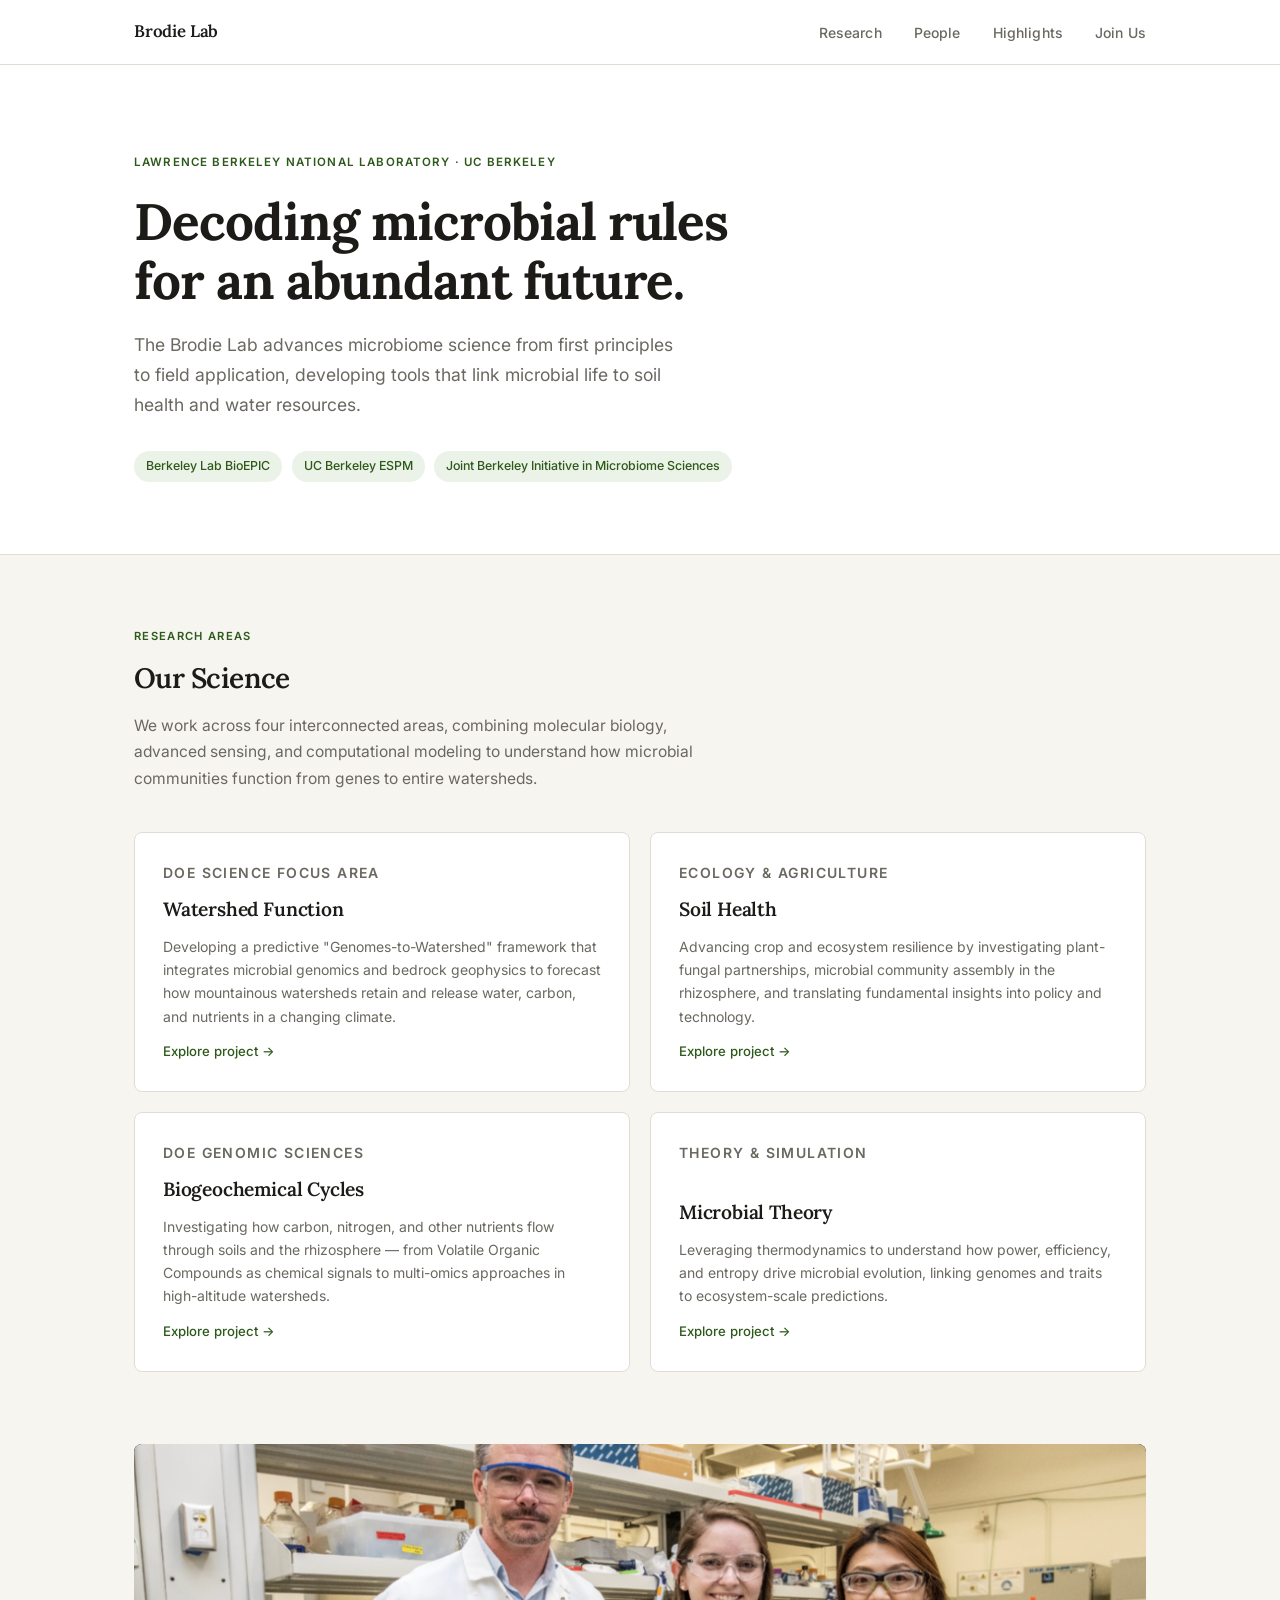
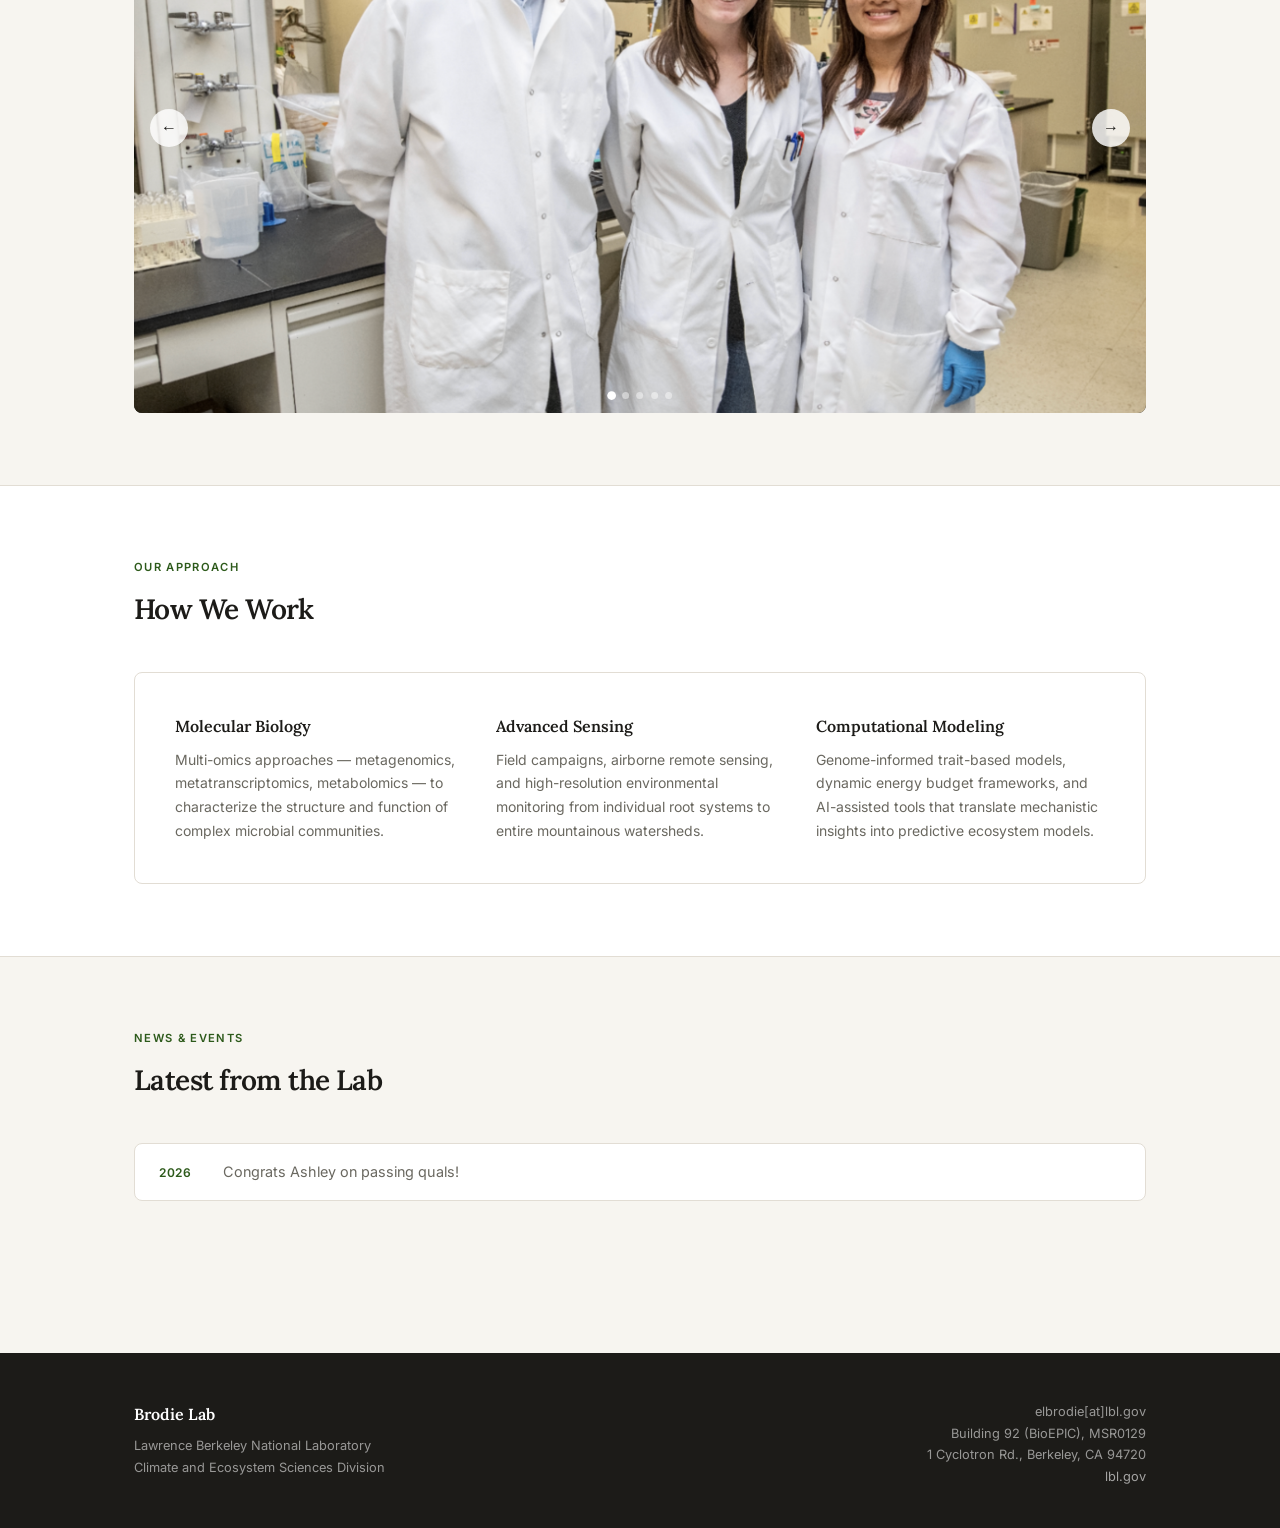
<file: index.html>
<!DOCTYPE html>
<html lang="en">
<head>
  <meta charset="UTF-8">
  <meta name="viewport" content="width=device-width, initial-scale=1.0">
  <title>Brodie Lab — Microbiome Science</title>
  <link rel="preconnect" href="https://fonts.googleapis.com">
  <link rel="preconnect" href="https://fonts.gstatic.com" crossorigin>
  <link href="https://fonts.googleapis.com/css2?family=Inter:wght@400;500;600&family=Lora:ital,wght@0,400;0,600;0,700;1,400&display=swap" rel="stylesheet">
  <link rel="stylesheet" href="css/style.css">
</head>
<body>

<header>
  <nav>
    <a href="index.html" class="nav-logo">Brodie Lab</a>
    <ul class="nav-links">
      <li><a href="research.html">Research</a></li>
      <li><a href="people.html">People</a></li>
      <li><a href="highlights.html">Highlights</a></li>
      <li><a href="join-us.html">Join Us</a></li>
    </ul>
    <button class="nav-toggle" aria-label="Toggle navigation">
      <span></span><span></span><span></span>
    </button>
  </nav>
</header>

<main>

  <section class="hero">
    <div class="container">
      <p class="eyebrow">Lawrence Berkeley National Laboratory &middot; UC Berkeley</p>
      <h1>Decoding microbial rules<br>for an abundant future.</h1>
      <p class="lead">The Brodie Lab advances microbiome science from first principles to field application, developing tools that link microbial life to soil health and water resources.</p>
      <div class="affiliation-tags">
        <span class="tag">Berkeley Lab BioEPIC</span>
        <span class="tag">UC Berkeley ESPM</span>
        <span class="tag">Joint Berkeley Initiative in Microbiome Sciences</span>
      </div>
    </div>
  </section>

  <section class="section">
    <div class="container">
      <div class="section-header">
        <p class="section-label">Research Areas</p>
        <h2 class="section-title">Our Science</h2>
        <p class="section-lead">We work across four interconnected areas, combining molecular biology, advanced sensing, and computational modeling to understand how microbial communities function from genes to entire watersheds.</p>
      </div>
      <div class="research-grid">
        <a href="research.html#watershed" class="research-card">
          <p class="card-label">DOE Science Focus Area</p>
          <h3>Watershed Function</h3>
          <p>Developing a predictive "Genomes-to-Watershed" framework that integrates microbial genomics and bedrock geophysics to forecast how mountainous watersheds retain and release water, carbon, and nutrients in a changing climate.</p>
          <span class="card-arrow">Explore project &rarr;</span>
        </a>
        <a href="research.html#soil-health" class="research-card">
          <p class="card-label">Ecology &amp; Agriculture</p>
          <h3>Soil Health</h3>
          <p>Advancing crop and ecosystem resilience by investigating plant-fungal partnerships, microbial community assembly in the rhizosphere, and translating fundamental insights into policy and technology.</p>
          <span class="card-arrow">Explore project &rarr;</span>
        </a>
        <a href="research.html#biogeochem" class="research-card">
          <p class="card-label">DOE Genomic Sciences</p>
          <h3>Biogeochemical Cycles</h3>
          <p>Investigating how carbon, nitrogen, and other nutrients flow through soils and the rhizosphere — from Volatile Organic Compounds as chemical signals to multi-omics approaches in high-altitude watersheds.</p>
          <span class="card-arrow">Explore project &rarr;</span>
        </a>
        <a href="research.html#microbial-theory" class="research-card">
          <p class="card-label">Theory &amp; Simulation</p>
          <h3>Microbial Theory</h3>
          <p>Leveraging thermodynamics to understand how power, efficiency, and entropy drive microbial evolution, linking genomes and traits to ecosystem-scale predictions.</p>
          <span class="card-arrow">Explore project &rarr;</span>
        </a>
      </div>
    </div>
  </section>

  <div class="carousel-section">
    <div class="container">
      <div class="carousel">
        <div class="carousel-track">
          <div class="carousel-slide"><img src="img/nice_flicks/lab-01.png" alt="Lab photo"></div>
          <div class="carousel-slide"><img src="img/nice_flicks/lab-02.png" alt="Lab photo"></div>
          <div class="carousel-slide"><img src="img/nice_flicks/lab-03.png" alt="Lab photo"></div>
          <div class="carousel-slide"><img src="img/nice_flicks/lab-04.png" alt="Lab photo"></div>
          <div class="carousel-slide"><img src="img/nice_flicks/lab-05.png" alt="Lab photo"></div>
        </div>
        <button class="carousel-btn carousel-btn--prev" aria-label="Previous">&#8592;</button>
        <button class="carousel-btn carousel-btn--next" aria-label="Next">&#8594;</button>
        <div class="carousel-dots">
          <button class="carousel-dot" aria-label="Slide 1"></button>
          <button class="carousel-dot" aria-label="Slide 2"></button>
          <button class="carousel-dot" aria-label="Slide 3"></button>
          <button class="carousel-dot" aria-label="Slide 4"></button>
          <button class="carousel-dot" aria-label="Slide 5"></button>
        </div>
      </div>
    </div>
  </div>

  <section class="section section--alt">
    <div class="container">
      <div class="section-header">
        <p class="section-label">Our Approach</p>
        <h2 class="section-title">How We Work</h2>
      </div>
      <div class="approach-block">
        <div class="approach-item">
          <h4>Molecular Biology</h4>
          <p>Multi-omics approaches — metagenomics, metatranscriptomics, metabolomics — to characterize the structure and function of complex microbial communities.</p>
        </div>
        <div class="approach-item">
          <h4>Advanced Sensing</h4>
          <p>Field campaigns, airborne remote sensing, and high-resolution environmental monitoring from individual root systems to entire mountainous watersheds.</p>
        </div>
        <div class="approach-item">
          <h4>Computational Modeling</h4>
          <p>Genome-informed trait-based models, dynamic energy budget frameworks, and AI-assisted tools that translate mechanistic insights into predictive ecosystem models.</p>
        </div>
      </div>
    </div>
  </section>

  <section class="section">
    <div class="container">
      <div class="section-header">
        <p class="section-label">News &amp; Events</p>
        <h2 class="section-title">Latest from the Lab</h2>
      </div>
      <div class="news-list">
        <div class="news-item">
          <span class="news-date">2026</span>
          <span class="news-text">Congrats Ashley on passing quals!</span>
        </div>
      </div>
    </div>
  </section>

</main>

<footer>
  <div class="footer-inner">
    <div class="footer-brand">
      <span class="footer-logo">Brodie Lab</span>
      <p>Lawrence Berkeley National Laboratory<br>Climate and Ecosystem Sciences Division</p>
    </div>
    <div class="footer-contact">
      <p>
        elbrodie[at]lbl.gov<br>
        Building 92 (BioEPIC), MSR0129<br>
        1 Cyclotron Rd., Berkeley, CA 94720<br>
        <a href="http://lbl.gov" target="_blank" rel="noopener">lbl.gov</a>
      </p>
    </div>
  </div>
</footer>

<script>
  document.querySelector('.nav-toggle').addEventListener('click', function() {
    document.querySelector('.nav-links').classList.toggle('open');
  });

  (function() {
    var track = document.querySelector('.carousel-track');
    var slides = document.querySelectorAll('.carousel-slide');
    var dots = document.querySelectorAll('.carousel-dot');
    var current = 0, timer;

    function go(n) {
      current = (n + slides.length) % slides.length;
      track.style.transform = 'translateX(-' + (current * 100) + '%)';
      dots.forEach(function(d, i) { d.classList.toggle('active', i === current); });
    }

    function startTimer() {
      clearInterval(timer);
      timer = setInterval(function() { go(current + 1); }, 5000);
    }

    document.querySelector('.carousel-btn--prev').addEventListener('click', function() { go(current - 1); startTimer(); });
    document.querySelector('.carousel-btn--next').addEventListener('click', function() { go(current + 1); startTimer(); });
    dots.forEach(function(d, i) { d.addEventListener('click', function() { go(i); startTimer(); }); });

    go(0);
    startTimer();
  })();
</script>
</body>
</html>
</file>
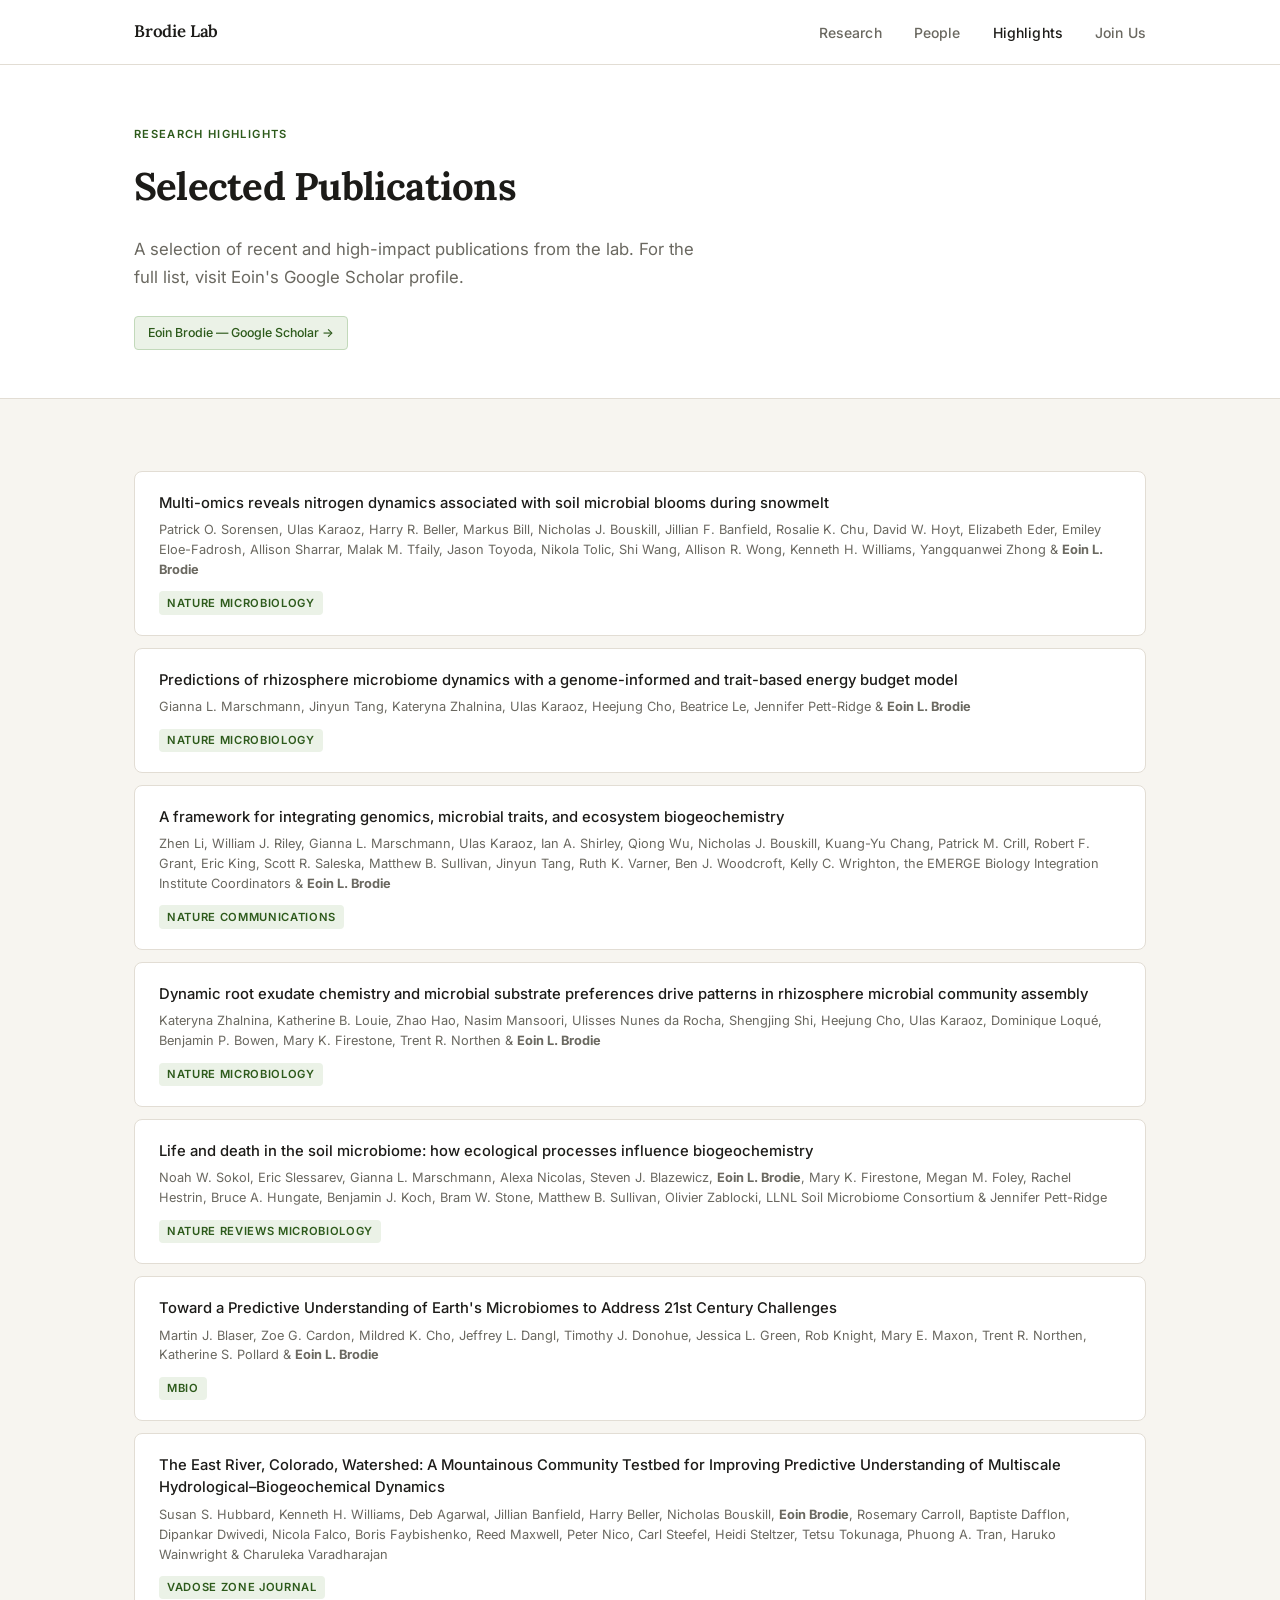
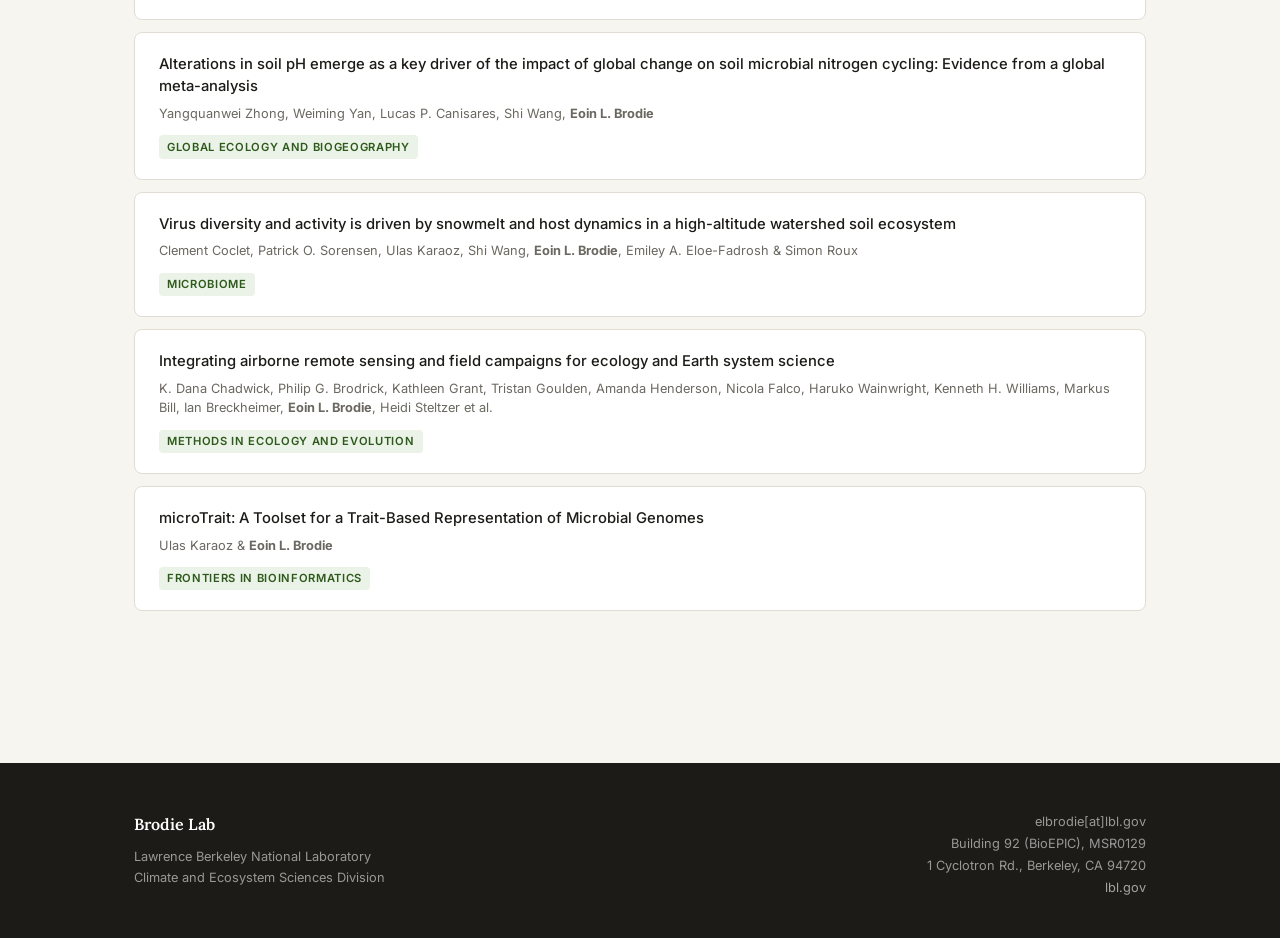
<file: highlights.html>
<!DOCTYPE html>
<html lang="en">
<head>
  <meta charset="UTF-8">
  <meta name="viewport" content="width=device-width, initial-scale=1.0">
  <title>Highlights — Brodie Lab</title>
  <link rel="preconnect" href="https://fonts.googleapis.com">
  <link rel="preconnect" href="https://fonts.gstatic.com" crossorigin>
  <link href="https://fonts.googleapis.com/css2?family=Inter:wght@400;500;600&family=Lora:ital,wght@0,400;0,600;0,700;1,400&display=swap" rel="stylesheet">
  <link rel="stylesheet" href="css/style.css">
</head>
<body>

<header>
  <nav>
    <a href="index.html" class="nav-logo">Brodie Lab</a>
    <ul class="nav-links">
      <li><a href="research.html">Research</a></li>
      <li><a href="people.html">People</a></li>
      <li><a href="highlights.html" class="active">Highlights</a></li>
      <li><a href="join-us.html">Join Us</a></li>
    </ul>
    <button class="nav-toggle" aria-label="Toggle navigation">
      <span></span><span></span><span></span>
    </button>
  </nav>
</header>

<main>

  <div class="page-hero">
    <div class="container">
      <p class="page-label">Research Highlights</p>
      <h1>Selected Publications</h1>
      <p class="page-lead">A selection of recent and high-impact publications from the lab. For the full list, visit Eoin's Google Scholar profile.</p>
      <div style="margin-top: 1.5rem;">
        <a href="https://scholar.google.com/citations?user=TLJ2tNAAAAAJ&hl=en" target="_blank" rel="noopener" class="btn-link">Eoin Brodie — Google Scholar &rarr;</a>
      </div>
    </div>
  </div>

  <section class="section">
    <div class="container">
      <div class="pub-list">

        <div class="pub-item">
          <a href="https://www.nature.com/articles/s41564-025-02213-2" target="_blank" rel="noopener" class="pub-title">
            Multi-omics reveals nitrogen dynamics associated with soil microbial blooms during snowmelt
          </a>
          <p class="pub-authors">Patrick O. Sorensen, Ulas Karaoz, Harry R. Beller, Markus Bill, Nicholas J. Bouskill, Jillian F. Banfield, Rosalie K. Chu, David W. Hoyt, Elizabeth Eder, Emiley Eloe-Fadrosh, Allison Sharrar, Malak M. Tfaily, Jason Toyoda, Nikola Tolic, Shi Wang, Allison R. Wong, Kenneth H. Williams, Yangquanwei Zhong &amp; <strong>Eoin L. Brodie</strong></p>
          <span class="pub-journal">Nature Microbiology</span>
        </div>

        <div class="pub-item">
          <a href="https://www.nature.com/articles/s41564-023-01582-w" target="_blank" rel="noopener" class="pub-title">
            Predictions of rhizosphere microbiome dynamics with a genome-informed and trait-based energy budget model
          </a>
          <p class="pub-authors">Gianna L. Marschmann, Jinyun Tang, Kateryna Zhalnina, Ulas Karaoz, Heejung Cho, Beatrice Le, Jennifer Pett-Ridge &amp; <strong>Eoin L. Brodie</strong></p>
          <span class="pub-journal">Nature Microbiology</span>
        </div>

        <div class="pub-item">
          <a href="https://www.nature.com/articles/s41467-025-57386-5" target="_blank" rel="noopener" class="pub-title">
            A framework for integrating genomics, microbial traits, and ecosystem biogeochemistry
          </a>
          <p class="pub-authors">Zhen Li, William J. Riley, Gianna L. Marschmann, Ulas Karaoz, Ian A. Shirley, Qiong Wu, Nicholas J. Bouskill, Kuang-Yu Chang, Patrick M. Crill, Robert F. Grant, Eric King, Scott R. Saleska, Matthew B. Sullivan, Jinyun Tang, Ruth K. Varner, Ben J. Woodcroft, Kelly C. Wrighton, the EMERGE Biology Integration Institute Coordinators &amp; <strong>Eoin L. Brodie</strong></p>
          <span class="pub-journal">Nature Communications</span>
        </div>

        <div class="pub-item">
          <a href="https://www.nature.com/articles/s41564-018-0129-3" target="_blank" rel="noopener" class="pub-title">
            Dynamic root exudate chemistry and microbial substrate preferences drive patterns in rhizosphere microbial community assembly
          </a>
          <p class="pub-authors">Kateryna Zhalnina, Katherine B. Louie, Zhao Hao, Nasim Mansoori, Ulisses Nunes da Rocha, Shengjing Shi, Heejung Cho, Ulas Karaoz, Dominique Loqu&eacute;, Benjamin P. Bowen, Mary K. Firestone, Trent R. Northen &amp; <strong>Eoin L. Brodie</strong></p>
          <span class="pub-journal">Nature Microbiology</span>
        </div>

        <div class="pub-item">
          <a href="https://www.nature.com/articles/s41579-022-00695-z" target="_blank" rel="noopener" class="pub-title">
            Life and death in the soil microbiome: how ecological processes influence biogeochemistry
          </a>
          <p class="pub-authors">Noah W. Sokol, Eric Slessarev, Gianna L. Marschmann, Alexa Nicolas, Steven J. Blazewicz, <strong>Eoin L. Brodie</strong>, Mary K. Firestone, Megan M. Foley, Rachel Hestrin, Bruce A. Hungate, Benjamin J. Koch, Bram W. Stone, Matthew B. Sullivan, Olivier Zablocki, LLNL Soil Microbiome Consortium &amp; Jennifer Pett-Ridge</p>
          <span class="pub-journal">Nature Reviews Microbiology</span>
        </div>

        <div class="pub-item">
          <a href="https://journals.asm.org/doi/full/10.1128/mbio.00714-16" target="_blank" rel="noopener" class="pub-title">
            Toward a Predictive Understanding of Earth's Microbiomes to Address 21st Century Challenges
          </a>
          <p class="pub-authors">Martin J. Blaser, Zoe G. Cardon, Mildred K. Cho, Jeffrey L. Dangl, Timothy J. Donohue, Jessica L. Green, Rob Knight, Mary E. Maxon, Trent R. Northen, Katherine S. Pollard &amp; <strong>Eoin L. Brodie</strong></p>
          <span class="pub-journal">mBio</span>
        </div>

        <div class="pub-item">
          <a href="https://acsess.onlinelibrary.wiley.com/doi/full/10.2136/vzj2018.03.0061" target="_blank" rel="noopener" class="pub-title">
            The East River, Colorado, Watershed: A Mountainous Community Testbed for Improving Predictive Understanding of Multiscale Hydrological&ndash;Biogeochemical Dynamics
          </a>
          <p class="pub-authors">Susan S. Hubbard, Kenneth H. Williams, Deb Agarwal, Jillian Banfield, Harry Beller, Nicholas Bouskill, <strong>Eoin Brodie</strong>, Rosemary Carroll, Baptiste Dafflon, Dipankar Dwivedi, Nicola Falco, Boris Faybishenko, Reed Maxwell, Peter Nico, Carl Steefel, Heidi Steltzer, Tetsu Tokunaga, Phuong A. Tran, Haruko Wainwright &amp; Charuleka Varadharajan</p>
          <span class="pub-journal">Vadose Zone Journal</span>
        </div>

        <div class="pub-item">
          <a href="https://onlinelibrary.wiley.com/doi/full/10.1111/geb.13616" target="_blank" rel="noopener" class="pub-title">
            Alterations in soil pH emerge as a key driver of the impact of global change on soil microbial nitrogen cycling: Evidence from a global meta-analysis
          </a>
          <p class="pub-authors">Yangquanwei Zhong, Weiming Yan, Lucas P. Canisares, Shi Wang, <strong>Eoin L. Brodie</strong></p>
          <span class="pub-journal">Global Ecology and Biogeography</span>
        </div>

        <div class="pub-item">
          <a href="https://link.springer.com/article/10.1186/s40168-023-01666-z" target="_blank" rel="noopener" class="pub-title">
            Virus diversity and activity is driven by snowmelt and host dynamics in a high-altitude watershed soil ecosystem
          </a>
          <p class="pub-authors">Clement Coclet, Patrick O. Sorensen, Ulas Karaoz, Shi Wang, <strong>Eoin L. Brodie</strong>, Emiley A. Eloe-Fadrosh &amp; Simon Roux</p>
          <span class="pub-journal">Microbiome</span>
        </div>

        <div class="pub-item">
          <a href="https://besjournals.onlinelibrary.wiley.com/doi/full/10.1111/2041-210X.13463" target="_blank" rel="noopener" class="pub-title">
            Integrating airborne remote sensing and field campaigns for ecology and Earth system science
          </a>
          <p class="pub-authors">K. Dana Chadwick, Philip G. Brodrick, Kathleen Grant, Tristan Goulden, Amanda Henderson, Nicola Falco, Haruko Wainwright, Kenneth H. Williams, Markus Bill, Ian Breckheimer, <strong>Eoin L. Brodie</strong>, Heidi Steltzer et al.</p>
          <span class="pub-journal">Methods in Ecology and Evolution</span>
        </div>

        <div class="pub-item">
          <a href="https://www.frontiersin.org/journals/bioinformatics/articles/10.3389/fbinf.2022.918853/full" target="_blank" rel="noopener" class="pub-title">
            microTrait: A Toolset for a Trait-Based Representation of Microbial Genomes
          </a>
          <p class="pub-authors">Ulas Karaoz &amp; <strong>Eoin L. Brodie</strong></p>
          <span class="pub-journal">Frontiers in Bioinformatics</span>
        </div>

      </div>
    </div>
  </section>

</main>

<footer>
  <div class="footer-inner">
    <div class="footer-brand">
      <span class="footer-logo">Brodie Lab</span>
      <p>Lawrence Berkeley National Laboratory<br>Climate and Ecosystem Sciences Division</p>
    </div>
    <div class="footer-contact">
      <p>
        elbrodie[at]lbl.gov<br>
        Building 92 (BioEPIC), MSR0129<br>
        1 Cyclotron Rd., Berkeley, CA 94720<br>
        <a href="http://lbl.gov" target="_blank" rel="noopener">lbl.gov</a>
      </p>
    </div>
  </div>
</footer>

<script>
  document.querySelector('.nav-toggle').addEventListener('click', function() {
    document.querySelector('.nav-links').classList.toggle('open');
  });
</script>
</body>
</html>
</file>
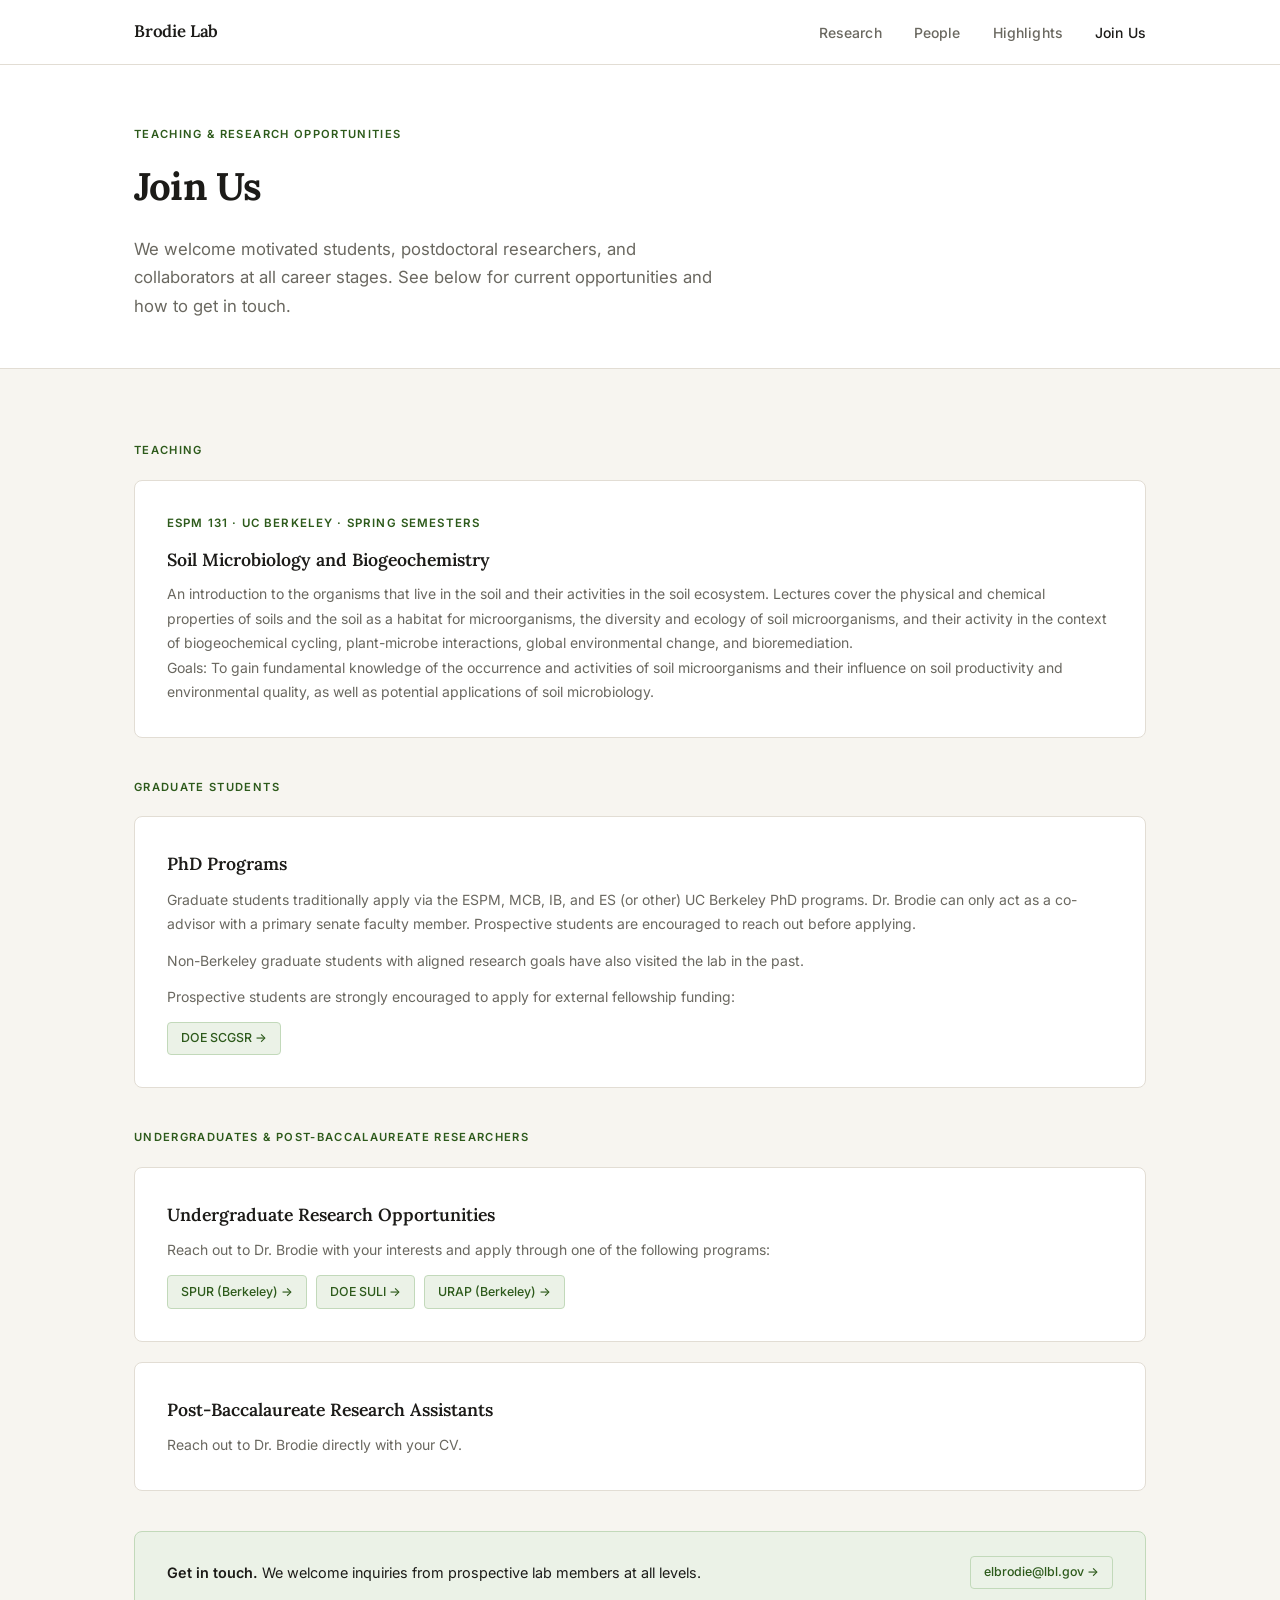
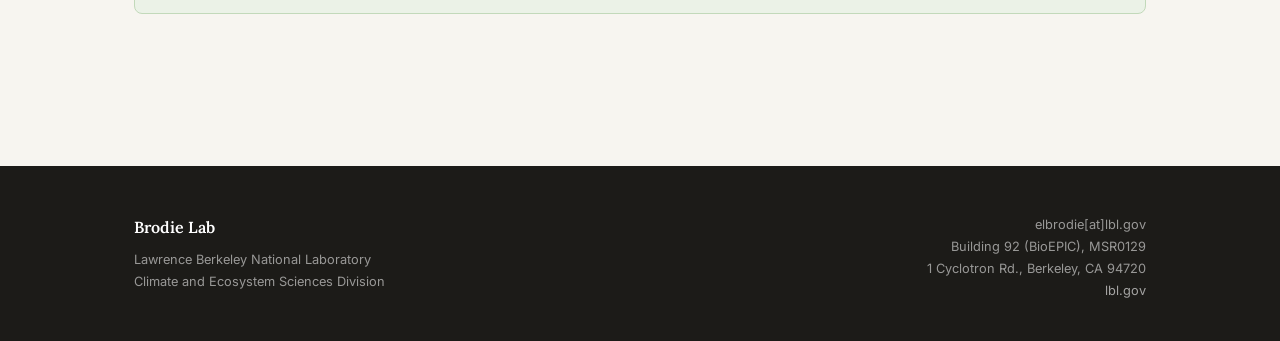
<file: join-us.html>
<!DOCTYPE html>
<html lang="en">
<head>
  <meta charset="UTF-8">
  <meta name="viewport" content="width=device-width, initial-scale=1.0">
  <title>Join Us — Brodie Lab</title>
  <link rel="preconnect" href="https://fonts.googleapis.com">
  <link rel="preconnect" href="https://fonts.gstatic.com" crossorigin>
  <link href="https://fonts.googleapis.com/css2?family=Inter:wght@400;500;600&family=Lora:ital,wght@0,400;0,600;0,700;1,400&display=swap" rel="stylesheet">
  <link rel="stylesheet" href="css/style.css">
</head>
<body>

<header>
  <nav>
    <a href="index.html" class="nav-logo">Brodie Lab</a>
    <ul class="nav-links">
      <li><a href="research.html">Research</a></li>
      <li><a href="people.html">People</a></li>
      <li><a href="highlights.html">Highlights</a></li>
      <li><a href="join-us.html" class="active">Join Us</a></li>
    </ul>
    <button class="nav-toggle" aria-label="Toggle navigation">
      <span></span><span></span><span></span>
    </button>
  </nav>
</header>

<main>

  <div class="page-hero">
    <div class="container">
      <p class="page-label">Teaching &amp; Research Opportunities</p>
      <h1>Join Us</h1>
      <p class="page-lead">We welcome motivated students, postdoctoral researchers, and collaborators at all career stages. See below for current opportunities and how to get in touch.</p>
    </div>
  </div>

  <section class="section">
    <div class="container">

      <!-- Teaching -->
      <div class="sub-header">
        <p class="section-label">Teaching</p>
      </div>

      <div class="course-block" style="margin-bottom: 2.5rem;">
        <p class="course-number">ESPM 131 &middot; UC Berkeley &middot; Spring Semesters</p>
        <h3>Soil Microbiology and Biogeochemistry</h3>
        <p>An introduction to the organisms that live in the soil and their activities in the soil ecosystem. Lectures cover the physical and chemical properties of soils and the soil as a habitat for microorganisms, the diversity and ecology of soil microorganisms, and their activity in the context of biogeochemical cycling, plant-microbe interactions, global environmental change, and bioremediation.</p>
        <p>Goals: To gain fundamental knowledge of the occurrence and activities of soil microorganisms and their influence on soil productivity and environmental quality, as well as potential applications of soil microbiology.</p>
      </div>

      <!-- Graduate Students -->
      <div class="sub-header">
        <p class="section-label">Graduate Students</p>
      </div>

      <div class="opportunity-block" style="margin-bottom: 1.25rem;">
        <h3>PhD Programs</h3>
        <p>Graduate students traditionally apply via the ESPM, MCB, IB, and ES (or other) UC Berkeley PhD programs. Dr. Brodie can only act as a co-advisor with a primary senate faculty member. Prospective students are encouraged to reach out before applying.</p>
        <p>Non-Berkeley graduate students with aligned research goals have also visited the lab in the past.</p>
        <p>Prospective students are strongly encouraged to apply for external fellowship funding:</p>
        <div class="opp-links">
          <a href="https://education.lbl.gov/internships/scgsr/" target="_blank" rel="noopener" class="btn-link">DOE SCGSR &rarr;</a>
        </div>
      </div>

      <!-- Undergraduates & Post-Bacs -->
      <div class="sub-header">
        <p class="section-label">Undergraduates &amp; Post-Baccalaureate Researchers</p>
      </div>

      <div class="opportunity-block" style="margin-bottom: 1.25rem;">
        <h3>Undergraduate Research Opportunities</h3>
        <p>Reach out to Dr. Brodie with your interests and apply through one of the following programs:</p>
        <div class="opp-links">
          <a href="https://nature.berkeley.edu/undergraduate-research/spur" target="_blank" rel="noopener" class="btn-link">SPUR (Berkeley) &rarr;</a>
          <a href="https://education.lbl.gov/internships/suli/" target="_blank" rel="noopener" class="btn-link">DOE SULI &rarr;</a>
          <a href="https://research.berkeley.edu/urap/" target="_blank" rel="noopener" class="btn-link">URAP (Berkeley) &rarr;</a>
        </div>
      </div>

      <div class="opportunity-block" style="margin-bottom: 2.5rem;">
        <h3>Post-Baccalaureate Research Assistants</h3>
        <p>Reach out to Dr. Brodie directly with your CV.</p>
      </div>

      <!-- Contact CTA -->
      <div class="cta-strip">
        <p><strong>Get in touch.</strong> We welcome inquiries from prospective lab members at all levels.</p>
        <a href="mailto:elbrodie@lbl.gov" class="btn-link">elbrodie@lbl.gov &rarr;</a>
      </div>

    </div>
  </section>

</main>

<footer>
  <div class="footer-inner">
    <div class="footer-brand">
      <span class="footer-logo">Brodie Lab</span>
      <p>Lawrence Berkeley National Laboratory<br>Climate and Ecosystem Sciences Division</p>
    </div>
    <div class="footer-contact">
      <p>
        elbrodie[at]lbl.gov<br>
        Building 92 (BioEPIC), MSR0129<br>
        1 Cyclotron Rd., Berkeley, CA 94720<br>
        <a href="http://lbl.gov" target="_blank" rel="noopener">lbl.gov</a>
      </p>
    </div>
  </div>
</footer>

<script>
  document.querySelector('.nav-toggle').addEventListener('click', function() {
    document.querySelector('.nav-links').classList.toggle('open');
  });
</script>
</body>
</html>
</file>
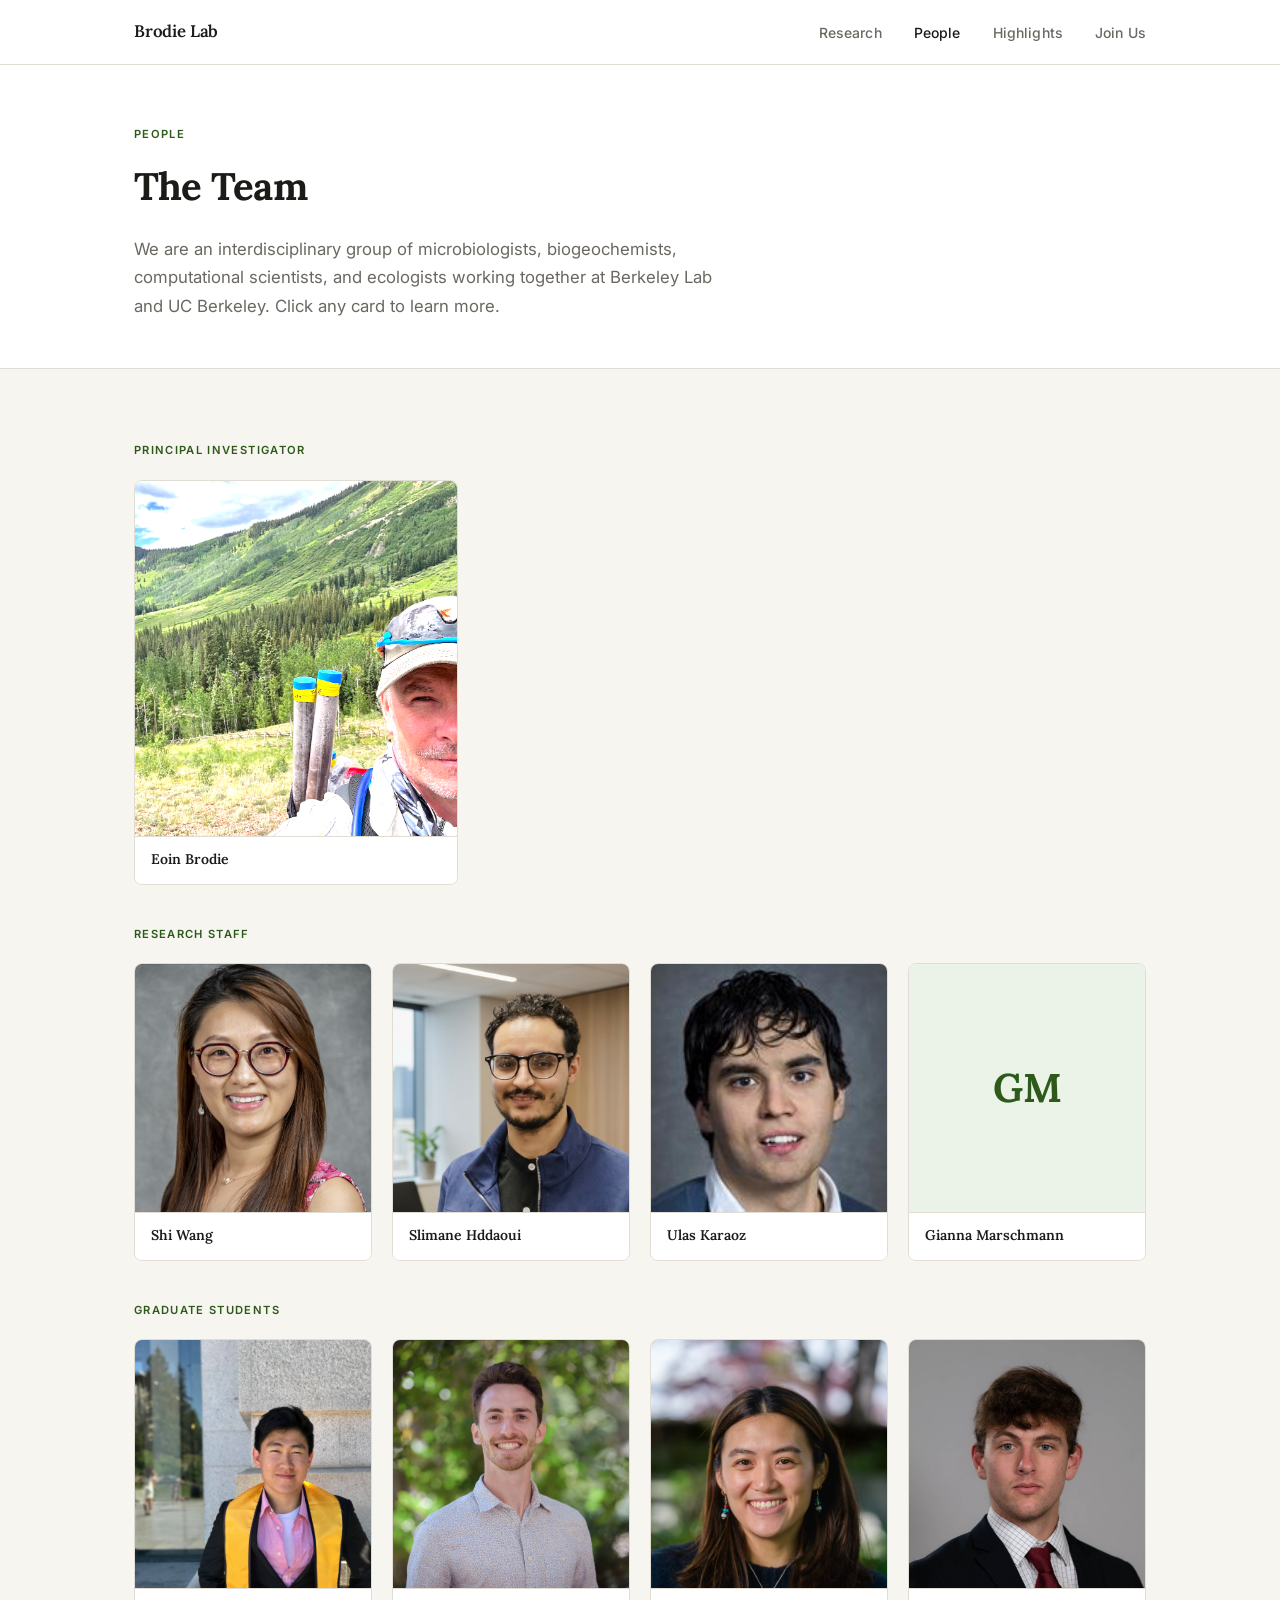
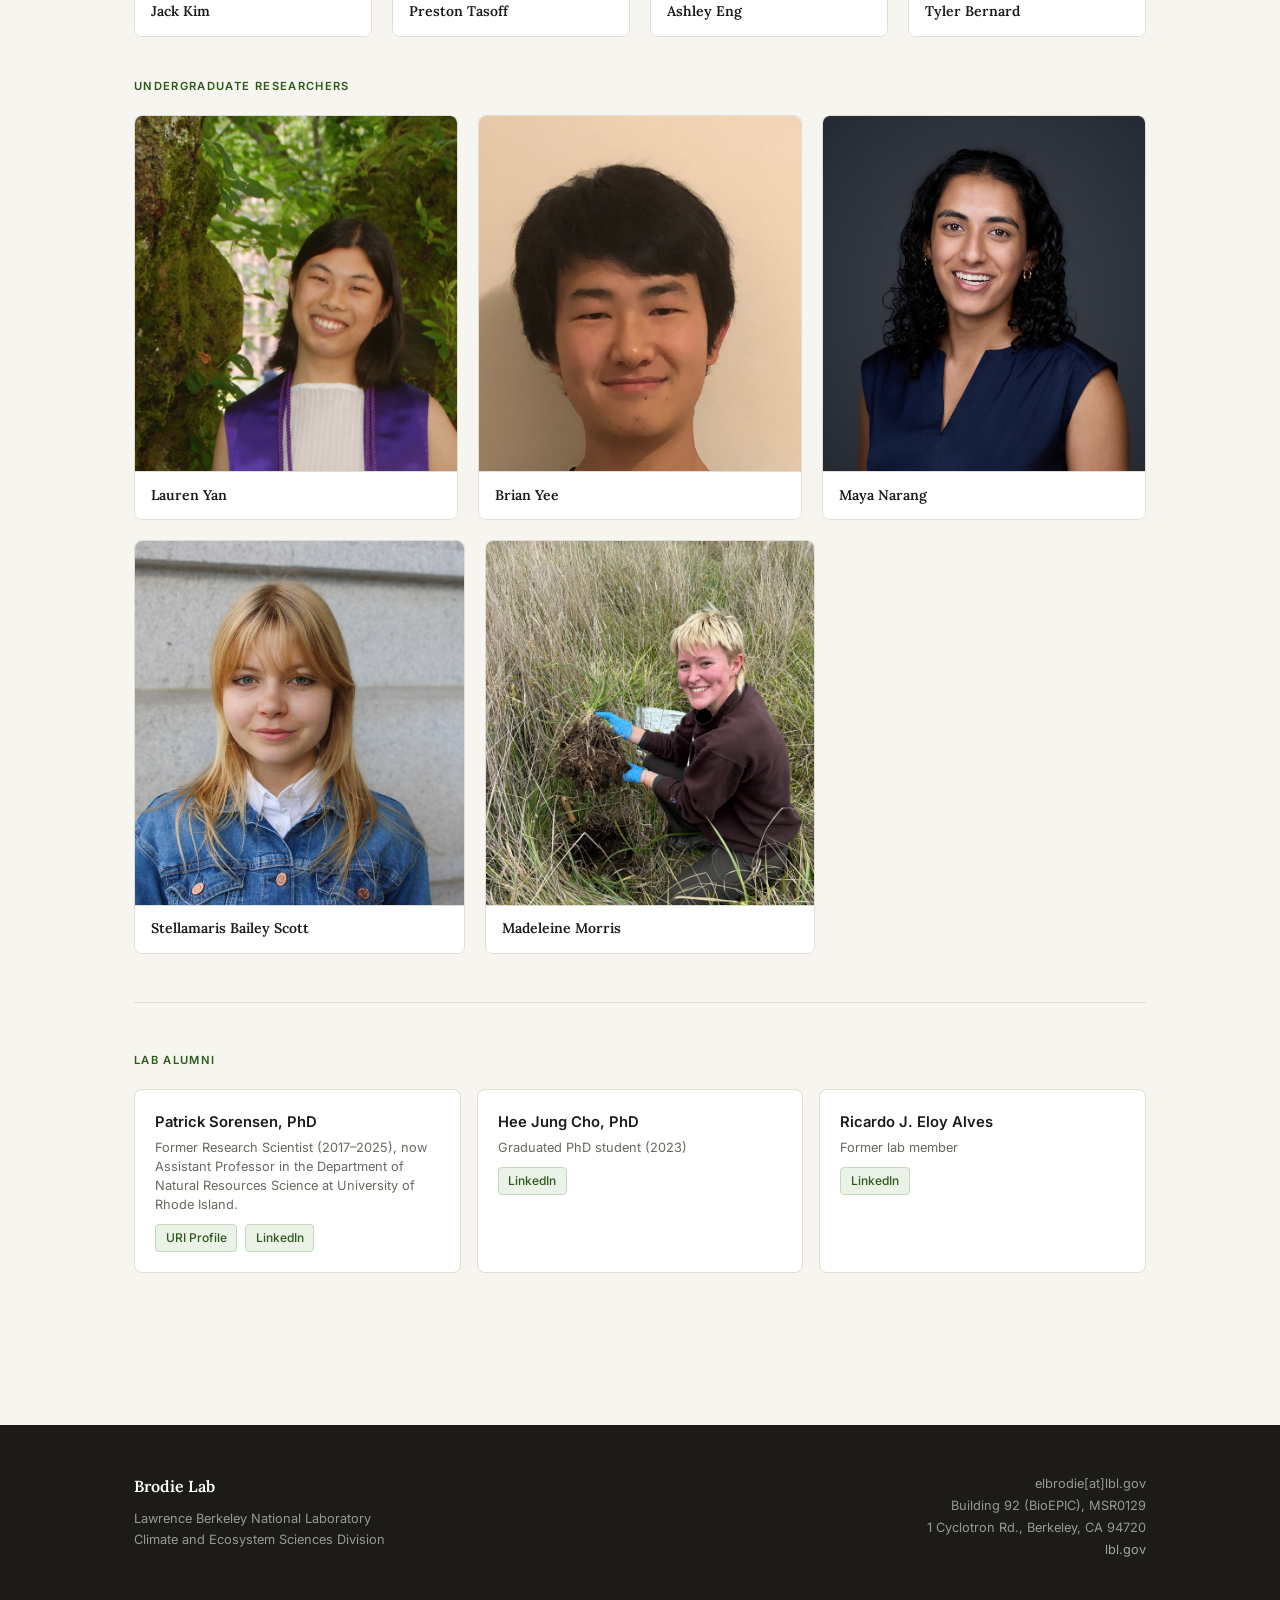
<file: people.html>
<!DOCTYPE html>
<html lang="en">
<head>
  <meta charset="UTF-8">
  <meta name="viewport" content="width=device-width, initial-scale=1.0">
  <title>People — Brodie Lab</title>
  <link rel="preconnect" href="https://fonts.googleapis.com">
  <link rel="preconnect" href="https://fonts.gstatic.com" crossorigin>
  <link href="https://fonts.googleapis.com/css2?family=Inter:wght@400;500;600&family=Lora:ital,wght@0,400;0,600;0,700;1,400&display=swap" rel="stylesheet">
  <link rel="stylesheet" href="css/style.css">
</head>
<body>

<header>
  <nav>
    <a href="index.html" class="nav-logo">Brodie Lab</a>
    <ul class="nav-links">
      <li><a href="research.html">Research</a></li>
      <li><a href="people.html" class="active">People</a></li>
      <li><a href="highlights.html">Highlights</a></li>
      <li><a href="join-us.html">Join Us</a></li>
    </ul>
    <button class="nav-toggle" aria-label="Toggle navigation">
      <span></span><span></span><span></span>
    </button>
  </nav>
</header>

<main>

  <div class="page-hero">
    <div class="container">
      <p class="page-label">People</p>
      <h1>The Team</h1>
      <p class="page-lead">We are an interdisciplinary group of microbiologists, biogeochemists, computational scientists, and ecologists working together at Berkeley Lab and UC Berkeley. Click any card to learn more.</p>
    </div>
  </div>

  <section class="section">
    <div class="container">

      <!-- Principal Investigator -->
      <div class="sub-header">
        <p class="section-label">Principal Investigator</p>
      </div>
      <div class="people-grid" style="margin-bottom: 2.5rem;">

        <div class="person-card">
          <div class="card-inner">
            <div class="card-front">
              <img src="img/people/eoin-brodie.png" alt="Eoin Brodie" class="card-photo">
              <div class="card-name">Eoin Brodie</div>
            </div>
            <div class="card-back">
              <div class="card-back-scroll">
                <p class="card-back-name">Eoin Brodie</p>
                <p class="card-back-bio">I'm a senior scientist at Berkeley Lab and Deputy Director of the Climate and Ecosystem Sciences Division. I'm also an adjunct Associate Professor at UC Berkeley and co-direct the Joint Berkeley Initiative in Microbiome Sciences, which allows me to connect research, teaching, and collaboration around questions I care deeply about.</p>
                <p class="card-back-bio">I'm a microbiologist and biogeochemist, and I work with an incredible team to understand how microbes shape soils, ecosystems, and the planet. We combine molecular biology, advanced sensing, and computational modeling to study microbial communities from genes to entire watersheds, with the goal of using microbiomes to support sustainable agriculture, strengthen ecosystem resilience, and help restore damaged environments.</p>
                <p class="card-back-bio">I lead Berkeley Lab's Watershed Function Science Focus Area and the Microbial Mechanisms component of the Belowground Biogeochemistry Science Focus Area. I also serve as an editor for <em>Frontiers in Microbiology</em> and advise several scientific centers and industry partners.</p>
                <div class="card-back-links">
                  <a href="https://scholar.google.com/citations?user=TLJ2tNAAAAAJ&hl=en" target="_blank" rel="noopener">Google Scholar</a>
                  <a href="mailto:elbrodie@lbl.gov">elbrodie[at]lbl.gov</a>
                </div>
              </div>
            </div>
          </div>
        </div>

      </div>

      <!-- Research Staff -->
      <div class="sub-header">
        <p class="section-label">Research Staff</p>
      </div>
      <div class="people-grid people-grid--4" style="margin-bottom: 2.5rem;">

        <div class="person-card">
          <div class="card-inner">
            <div class="card-front">
              <img src="img/people/shi-wang.png" alt="Shi Wang" class="card-photo">
              <div class="card-name">Shi Wang</div>
            </div>
            <div class="card-back">
              <div class="card-back-scroll">
                <p class="card-back-name">Shi Wang</p>
                <p class="card-back-bio">With more than a decade of experience managing environmental microbiological research labs, Shi brings extensive expertise in safety management, which led her to her current role as the senior occupational safety specialist at the newly established Biological and Environmental Program Integration Center (BioEPIC).</p>
                <p class="card-back-bio">Shi's scientific background bridges molecular approaches, including multi-omics, with advanced analytics, utilizing machine learning and AI to unravel the functional traits of complex microbial communities. Her academic journey includes dual Master's degrees—one in Biotechnology from Wageningen University in the Netherlands, and another in Data Analytics from the Georgia Institute of Technology in the United States.</p>
                <p class="card-back-bio">Beyond her technical and safety leadership, Shi is dedicated to fostering a strong sense of community within the laboratory environment by promoting stewardship values. She serves as Chair in Policy Committee under the Women Support and Empowerment Council (WSEC) focused on employee support and empowerment, working to enhance workplace well-being and collaboration across the scientific community.</p>
                <p class="card-back-bio">Shi's multifaceted role exemplifies her dedication to scientific innovation, workplace safety, and fostering an inclusive environment for all.</p>
                <div class="card-back-links">
                  <a href="https://www.linkedin.com/in/shi-wang-63b705a1/" target="_blank" rel="noopener">LinkedIn</a>
                  <a href="https://profiles.lbl.gov/21658-shi-wang" target="_blank" rel="noopener">LBL Profile</a>
                </div>
              </div>
            </div>
          </div>
        </div>

        <div class="person-card">
          <div class="card-inner">
            <div class="card-front">
              <img src="img/people/slimane-hddaoui.jpeg" alt="Slimane Hddaoui" class="card-photo">
              <div class="card-name">Slimane Hddaoui</div>
            </div>
            <div class="card-back">
              <div class="card-back-scroll">
                <p class="card-back-name">Slimane Hddaoui</p>
                <p class="card-back-bio">Slimane Hddaoui is a Research Associate and Lab Manager in the Brodie Lab at Lawrence Berkeley National Laboratory. He holds an M.S. in Biology with a focus on Biodiversity Management and Conservation and a B.S. in Applied Plant Biology. His research explores soil and subsurface microbial ecology, microbial&ndash;biochar interactions, and microbiome assembly, with applications in carbon sequestration and ecosystem restoration.</p>
              </div>
            </div>
          </div>
        </div>

        <div class="person-card">
          <div class="card-inner">
            <div class="card-front">
              <img src="img/people/ulas-karaoz.jpeg" alt="Ulas Karaoz" class="card-photo">
              <div class="card-name">Ulas Karaoz</div>
            </div>
            <div class="card-back">
              <div class="card-back-scroll">
                <p class="card-back-name">Ulas Karaoz</p>
                <p class="card-back-bio">Ulas Karaoz is a computational microbial ecologist whose work connects microbiome data, genome-resolved analysis, AI/machine learning and ecosystem processes. His research focuses on microbiome modeling, microbial ecology across scales, and integrating multi-modal high-throughput microbiome measurements with environmental data leveraging high-performance computing. He has co-led studies on rhizosphere microbiome assembly and dynamics, showing how root exudate chemistry, environmental change, and microbial traits interact to structure plant-associated communities over space and time. He has also been a key developer of computational tools, including <em>microTrait</em> for encoding microbial genomes into trait-based representations used in ecological models.</p>
                <p class="card-back-bio">Mentorship opportunities: See <a href="join-us.html">Prospective Students</a> section.</p>
              </div>
            </div>
          </div>
        </div>

        <div class="person-card">
          <div class="card-inner">
            <div class="card-front">
              <div class="card-photo-placeholder">GM</div>
              <div class="card-name">Gianna Marschmann</div>
            </div>
            <div class="card-back">
              <div class="card-back-scroll">
                <p class="card-back-name">Gianna Marschmann</p>
                <p class="card-back-bio">My research bridges the gap between computational modeling and experimental validation. As a scientist in the Molecular Ecology and Biogeochemistry Department at Lawrence Berkeley National Laboratory, I analyze DNA sequencing data, translate biological phenomena into computational models, and explore the outcomes through targeted experiments. My current work is applied to several key projects, including developing advanced computational tools for fungal genomes, creating modular microbial environments to test thermodynamic theory, contributing to the ExaEpi initiative for epidemiology, and investigating the systems biology of the soil microbiome through the Microbes Persist project. I hold a PhD from the University of Hohenheim and was formally trained as a theoretical physicist with a focus on complex systems at Heidelberg University, Germany.</p>
                <p class="card-back-bio">Mentorship opportunities: See <a href="join-us.html">Prospective Students</a> section.</p>
              </div>
            </div>
          </div>
        </div>

      </div>

      <!-- Graduate Students -->
      <div class="sub-header">
        <p class="section-label">Graduate Students</p>
      </div>
      <div class="people-grid people-grid--4" style="margin-bottom: 2.5rem;">

        <div class="person-card">
          <div class="card-inner">
            <div class="card-front">
              <img src="img/people/jack-kim.jpg" alt="Jack Kim" class="card-photo">
              <div class="card-name">Jack Kim</div>
            </div>
            <div class="card-back">
              <div class="card-back-scroll">
                <p class="card-back-name">Jack Kim</p>
                <p class="card-back-bio">Junhyeong is a PhD student at UC Berkeley studying bioinformatics of microbial genetics. He is interested in the discovering novel mechanisms of microbes across diverse samples using in silico methods. His current projects include exploring the effect of water management on rice paddy microbiome, microbial response to lanthanides, and novel mechanisms in candidate phyla radiation.</p>
              </div>
            </div>
          </div>
        </div>

        <div class="person-card">
          <div class="card-inner">
            <div class="card-front">
              <img src="img/people/preston-tasoff.jpg" alt="Preston Tasoff" class="card-photo">
              <div class="card-name">Preston Tasoff</div>
            </div>
            <div class="card-back">
              <div class="card-back-scroll">
                <p class="card-back-name">Preston Tasoff</p>
                <p class="card-back-bio">Preston Tasoff is a PhD candidate (grad 2027) in the Environmental Science, Policy, and Management Program at UC Berkeley. His research interests lie in understanding the soil microbiome and its interactions with climate change, in the context of developing microbial applications to help ecosystem resilience. Right now, he is working on drought in the East River Watershed, CO, using meta-transcriptomics to identify which microbes are drought adverse/tolerant as well as which biogeochemical processes they are involved in.</p>
                <div class="card-back-links">
                  <a href="https://www.linkedin.com/in/preston-tasoff-5b8b53145/" target="_blank" rel="noopener">LinkedIn</a>
                  <a href="mailto:ptasoff@berkeley.edu">ptasoff[at]berkeley.edu</a>
                </div>
              </div>
            </div>
          </div>
        </div>

        <div class="person-card">
          <div class="card-inner">
            <div class="card-front">
              <img src="img/people/ashley-eng.png" alt="Ashley Eng" class="card-photo">
              <div class="card-name">Ashley Eng</div>
            </div>
            <div class="card-back">
              <div class="card-back-scroll">
                <p class="card-back-name">Ashley Eng</p>
                <p class="card-back-bio">Ashley (she/her) is a Microbiology PhD candidate in the Department of Plant and Microbial Biology. Her project focuses on understanding the role of bacterially produced micronutrients in the rhizosphere. She uses culture-based (e.g. synthetic microbial communities) and computational tools to explore vitamin B12 as a model micronutrient. She completed her B.S. in Microbiology at the University of Massachusetts Amherst. Ashley is co-mentored by Michiko Taga.</p>
              </div>
            </div>
          </div>
        </div>

        <div class="person-card">
          <div class="card-inner">
            <div class="card-front">
              <img src="img/people/tyler-bernard.jpg" alt="Tyler Bernard" class="card-photo">
              <div class="card-name">Tyler Bernard</div>
            </div>
            <div class="card-back">
              <div class="card-back-scroll">
                <p class="card-back-name">Tyler Bernard</p>
                <p class="card-back-bio">Tyler is a PhD student in the Department of Environmental Science, Policy &amp; Management with a Designated Emphasis in Computational Biology. His research focuses on plant-soil-microbe interactions, with a particular interest in how root exudates mediate belowground processes. He combines empirical approaches with computational methods, aiming to bridge scales from molecular mechanisms to ecosystem dynamics. Before coming to Berkeley, he earned degrees in Philosophy and Environmental Science from Washington and Lee University. Tyler is co-mentored by Laureano Gherardi.</p>
              </div>
            </div>
          </div>
        </div>

      </div>

      <!-- Undergraduate Researchers -->
      <div class="sub-header">
        <p class="section-label">Undergraduate Researchers</p>
      </div>
      <div class="people-grid" style="margin-bottom: 1.25rem;">

        <div class="person-card">
          <div class="card-inner">
            <div class="card-front">
              <img src="img/people/lauren-yan.png" alt="Lauren Yan" class="card-photo">
              <div class="card-name">Lauren Yan</div>
            </div>
            <div class="card-back">
              <div class="card-back-scroll">
                <p class="card-back-name">Lauren Yan</p>
                <p class="card-back-bio">At LBNL, Lauren works on emulating an agent-based model of fungal networks to study the relationship between fungal traits, network morphology, and growth strategy. She is also interested in dynamical systems, biophysics, ecology, and climate dynamics. She is from the Bay Area originally, but attended college at the University of Washington in Seattle where she studied physics and applied math.</p>
              </div>
            </div>
          </div>
        </div>

        <div class="person-card">
          <div class="card-inner">
            <div class="card-front">
              <img src="img/people/brian-yee.jpeg" alt="Brian Yee" class="card-photo">
              <div class="card-name">Brian Yee</div>
            </div>
            <div class="card-back">
              <div class="card-back-scroll">
                <p class="card-back-name">Brian Yee</p>
                <p class="card-back-bio">Brian is a third-year undergraduate at UC Berkeley majoring in Molecular Environmental Biology. In the lab, he is interested in the role of <em>Komagataella</em> in methanol oxidation in the coastal grassland soils of Point Reyes.</p>
              </div>
            </div>
          </div>
        </div>

        <div class="person-card">
          <div class="card-inner">
            <div class="card-front">
              <img src="img/people/maya-narang.jpg" alt="Maya Narang" class="card-photo">
              <div class="card-name">Maya Narang</div>
            </div>
            <div class="card-back">
              <div class="card-back-scroll">
                <p class="card-back-name">Maya Narang</p>
                <p class="card-back-bio">Maya is a junior at UC Berkeley studying Microbiology and Data Science. She is working on developing a biologically realistic model of bacterial cell division by predicting microbial cell size from metagenomes.</p>
              </div>
            </div>
          </div>
        </div>

      </div>

      <!-- Stella + Maddy stacked -->
      <div class="people-grid people-grid--2" style="max-width: calc((100% - 1.25rem) * 2 / 3 + 1.25rem); margin-bottom: 2.5rem;">

        <div class="person-card">
          <div class="card-inner">
            <div class="card-front">
              <img src="img/people/stellamaris-scott.jpeg" alt="Stellamaris Bailey Scott" class="card-photo">
              <div class="card-name">Stellamaris Bailey Scott</div>
            </div>
            <div class="card-back">
              <div class="card-back-scroll">
                <p class="card-back-name">Stellamaris Bailey Scott</p>
                <p class="card-back-bio">Undergraduate researcher in the Brodie Lab.</p>
              </div>
            </div>
          </div>
        </div>

        <div class="person-card">
          <div class="card-inner">
            <div class="card-front">
              <img src="img/people/madeleine-morris.jpeg" alt="Madeleine Morris" class="card-photo">
              <div class="card-name">Madeleine Morris</div>
            </div>
            <div class="card-back">
              <div class="card-back-scroll">
                <p class="card-back-name">Madeleine Morris</p>
                <p class="card-back-bio">Undergraduate researcher in the Brodie Lab.</p>
              </div>
            </div>
          </div>
        </div>

      </div>

      <!-- Alumni -->
      <hr class="divider">

      <div class="sub-header">
        <p class="section-label">Lab Alumni</p>
      </div>
      <div class="alumni-grid">

        <div class="alumni-card">
          <p class="alumni-name">Patrick Sorensen, PhD</p>
          <p class="alumni-info">Former Research Scientist (2017–2025), now Assistant Professor in the Department of Natural Resources Science at University of Rhode Island.</p>
          <div class="person-links">
            <a href="https://web.uri.edu/nrs/meet/patrick-o-sorensen/" target="_blank" rel="noopener">URI Profile</a>
            <a href="https://www.linkedin.com/in/posorensen/" target="_blank" rel="noopener">LinkedIn</a>
          </div>
        </div>

        <div class="alumni-card">
          <p class="alumni-name">Hee Jung Cho, PhD</p>
          <p class="alumni-info">Graduated PhD student (2023)</p>
          <div class="person-links">
            <a href="https://www.linkedin.com/in/heejung-cho-0b297034a/" target="_blank" rel="noopener">LinkedIn</a>
          </div>
        </div>

        <div class="alumni-card">
          <p class="alumni-name">Ricardo J. Eloy Alves</p>
          <p class="alumni-info">Former lab member</p>
          <div class="person-links">
            <a href="https://www.linkedin.com/in/ricardo-j-eloy-alves-3838a2190/" target="_blank" rel="noopener">LinkedIn</a>
          </div>
        </div>

      </div>

    </div>
  </section>

</main>

<footer>
  <div class="footer-inner">
    <div class="footer-brand">
      <span class="footer-logo">Brodie Lab</span>
      <p>Lawrence Berkeley National Laboratory<br>Climate and Ecosystem Sciences Division</p>
    </div>
    <div class="footer-contact">
      <p>
        elbrodie[at]lbl.gov<br>
        Building 92 (BioEPIC), MSR0129<br>
        1 Cyclotron Rd., Berkeley, CA 94720<br>
        <a href="http://lbl.gov" target="_blank" rel="noopener">lbl.gov</a>
      </p>
    </div>
  </div>
</footer>

<script>
  document.querySelector('.nav-toggle').addEventListener('click', function() {
    document.querySelector('.nav-links').classList.toggle('open');
  });

  document.querySelectorAll('.person-card').forEach(function(card) {
    card.addEventListener('click', function() {
      card.classList.toggle('flipped');
    });
  });
</script>
</body>
</html>
</file>
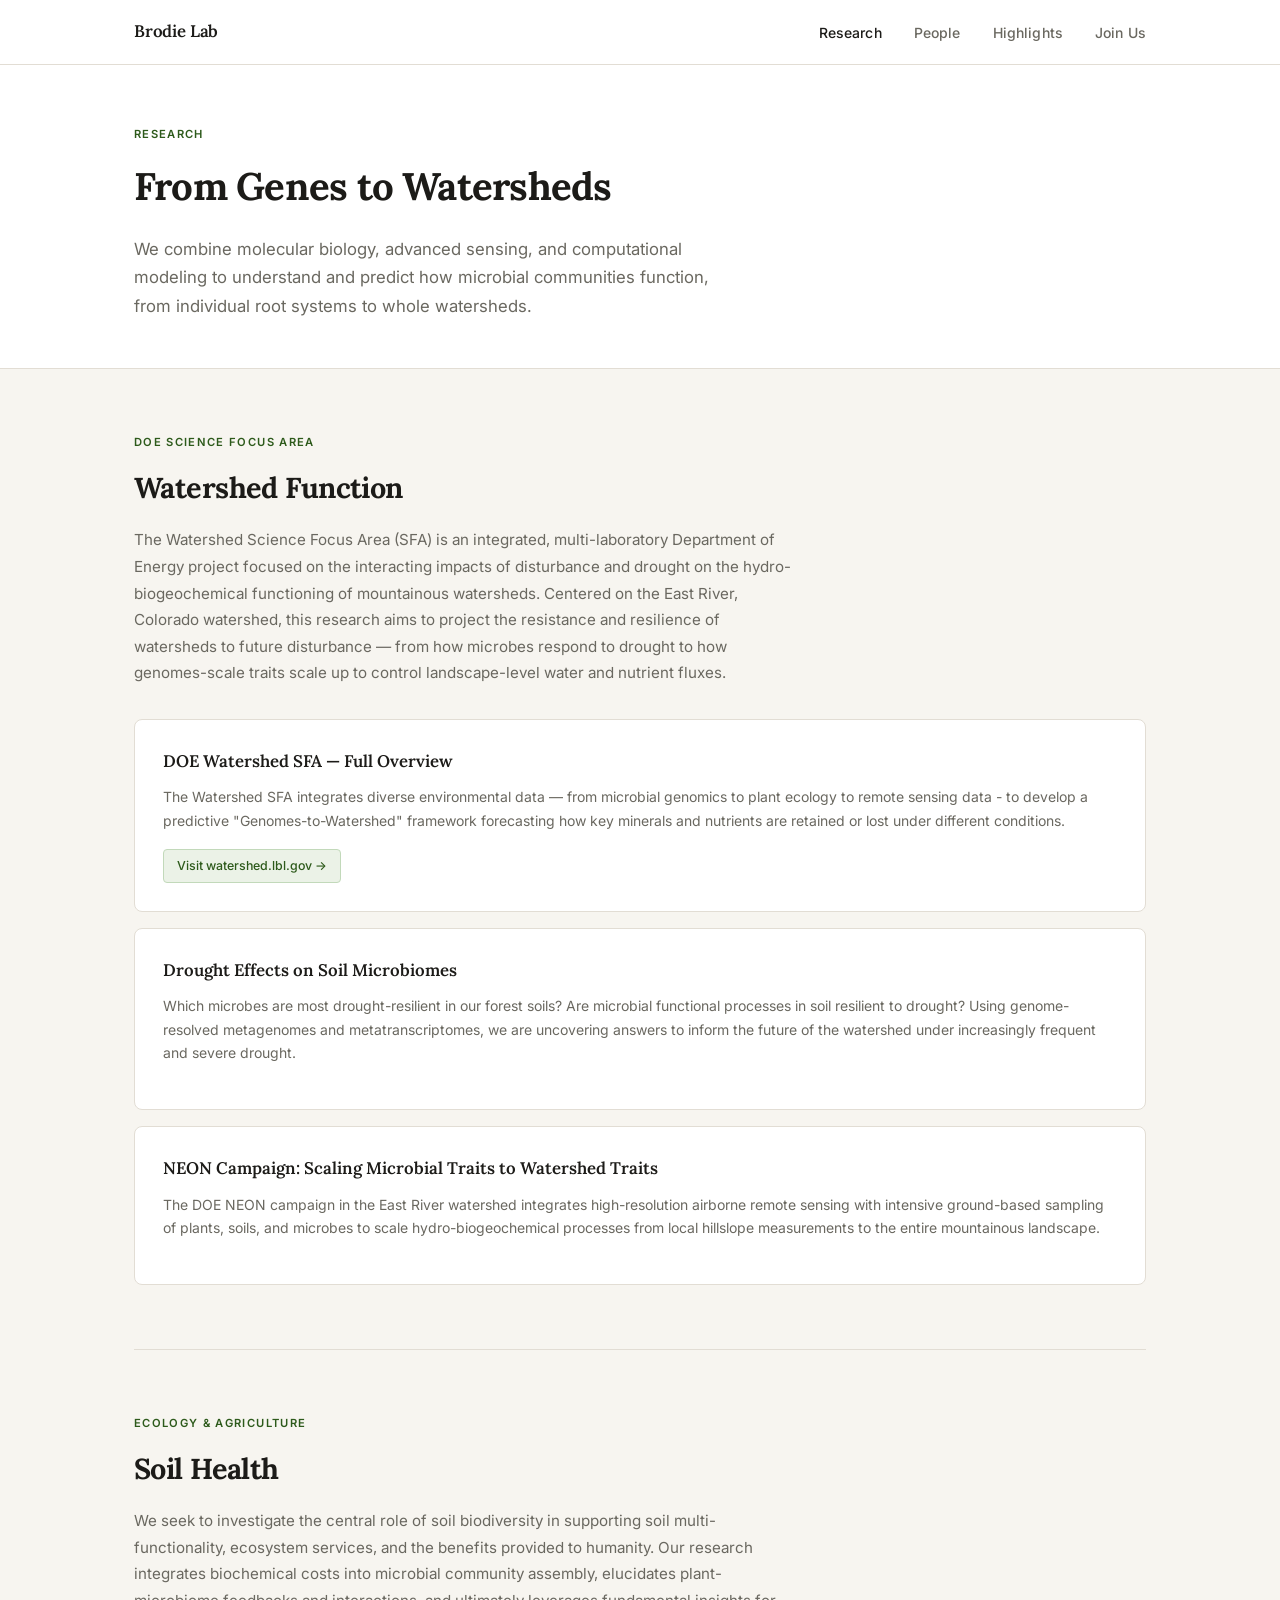
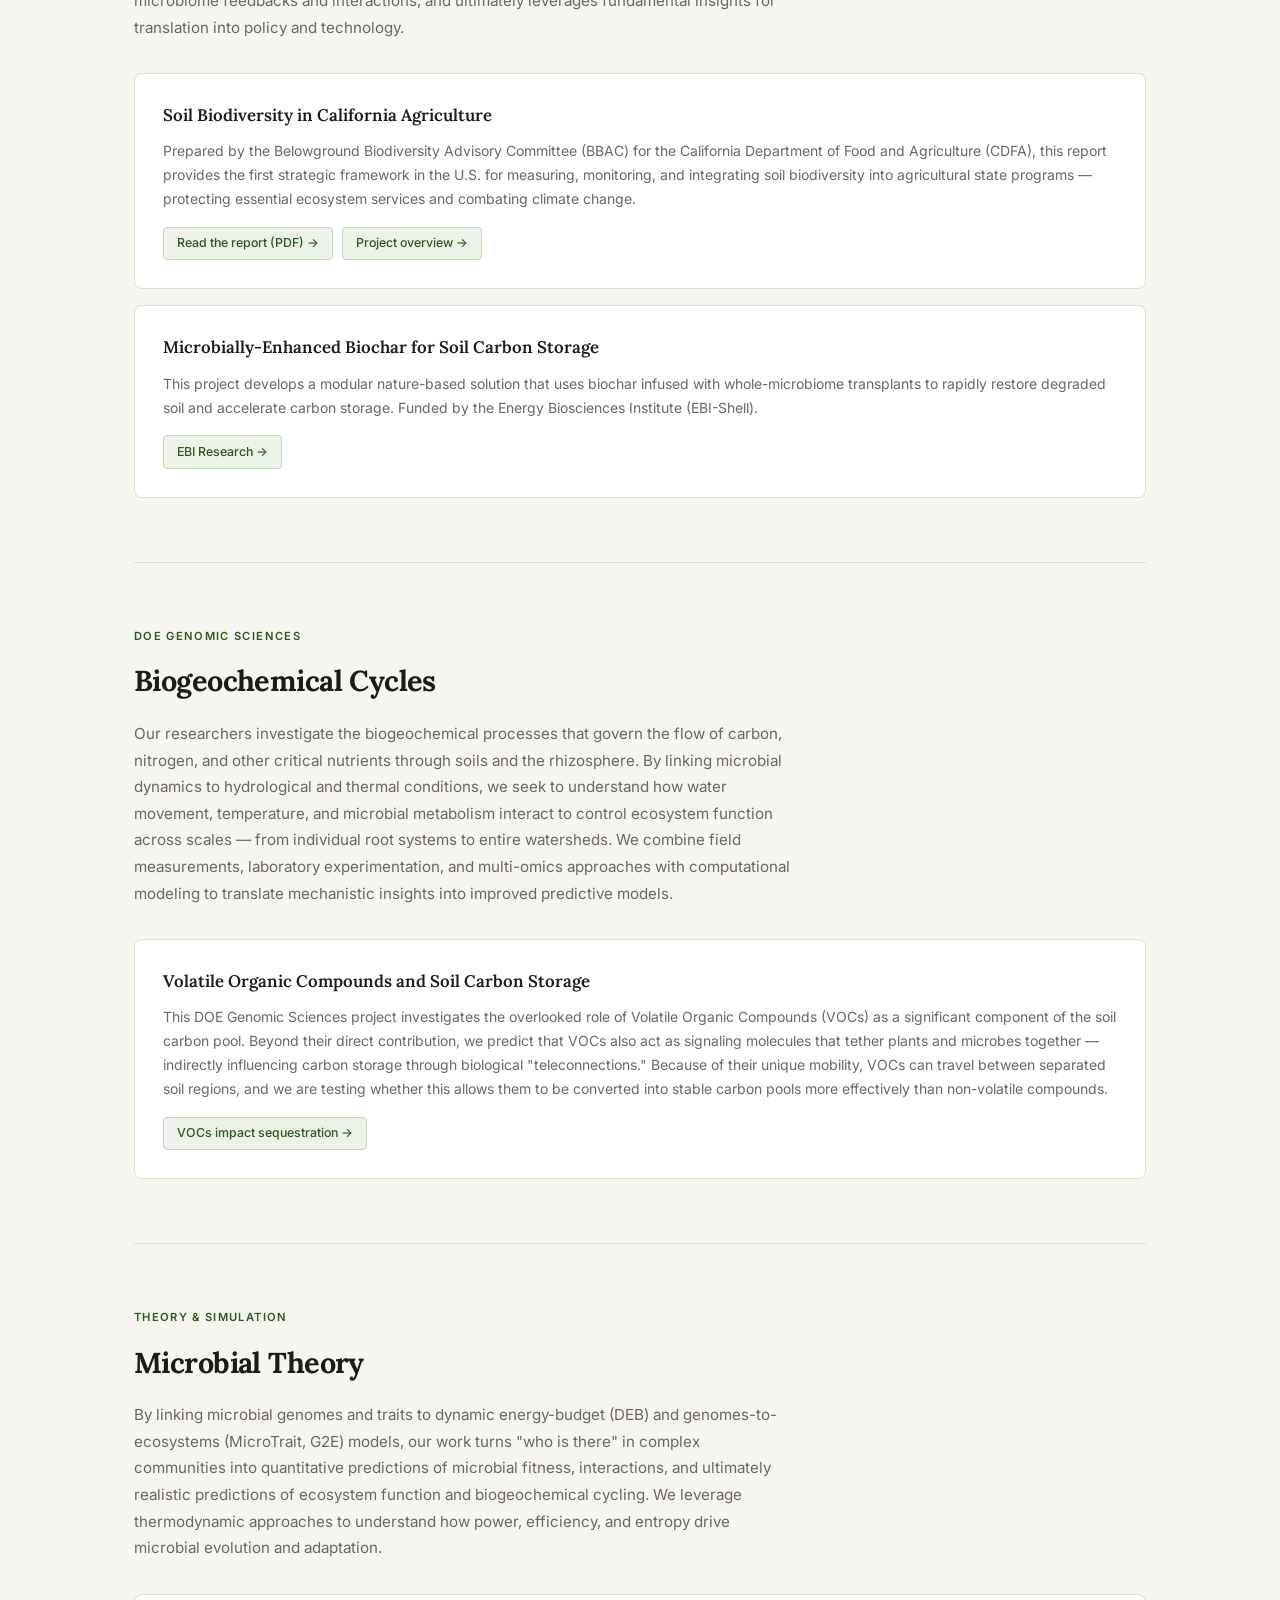
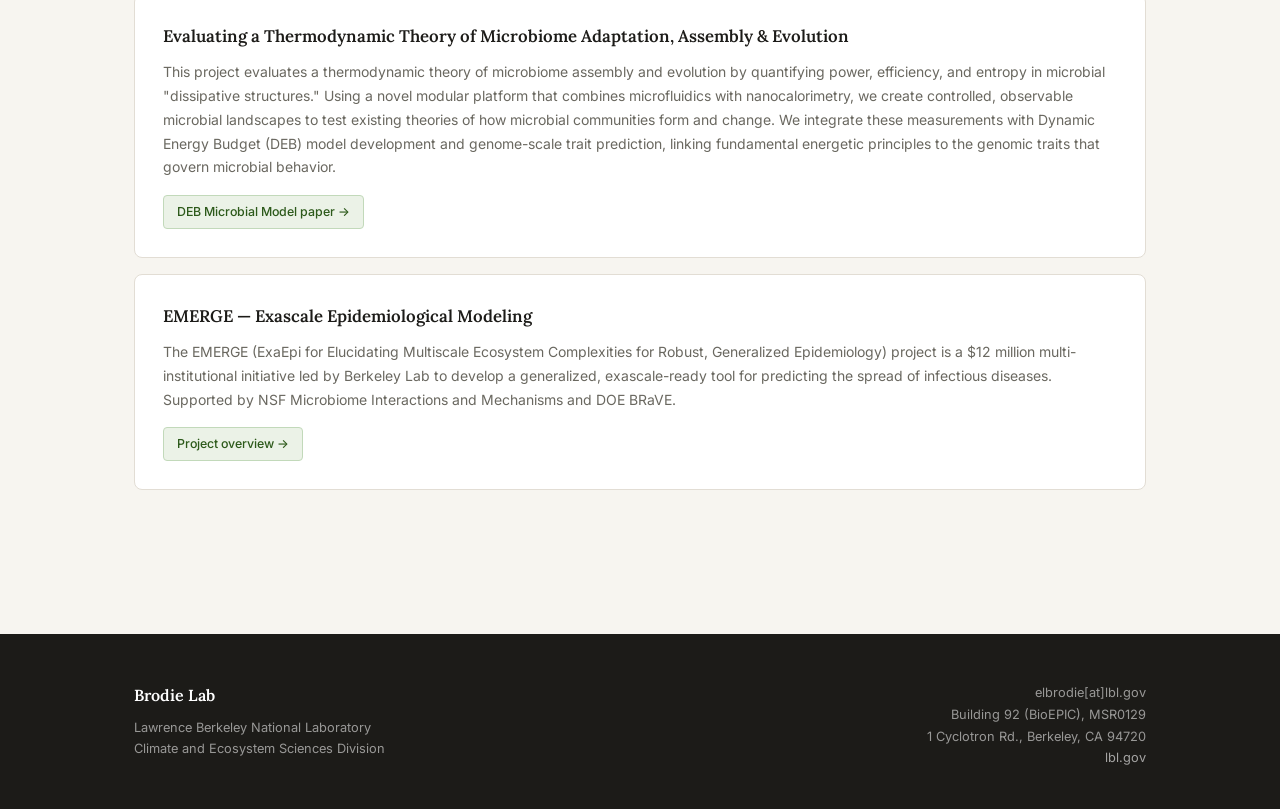
<file: research.html>
<!DOCTYPE html>
<html lang="en">
<head>
  <meta charset="UTF-8">
  <meta name="viewport" content="width=device-width, initial-scale=1.0">
  <title>Research — Brodie Lab</title>
  <link rel="preconnect" href="https://fonts.googleapis.com">
  <link rel="preconnect" href="https://fonts.gstatic.com" crossorigin>
  <link href="https://fonts.googleapis.com/css2?family=Inter:wght@400;500;600&family=Lora:ital,wght@0,400;0,600;0,700;1,400&display=swap" rel="stylesheet">
  <link rel="stylesheet" href="css/style.css">
</head>
<body>

<header>
  <nav>
    <a href="index.html" class="nav-logo">Brodie Lab</a>
    <ul class="nav-links">
      <li><a href="research.html" class="active">Research</a></li>
      <li><a href="people.html">People</a></li>
      <li><a href="highlights.html">Highlights</a></li>
      <li><a href="join-us.html">Join Us</a></li>
    </ul>
    <button class="nav-toggle" aria-label="Toggle navigation">
      <span></span><span></span><span></span>
    </button>
  </nav>
</header>

<main>

  <div class="page-hero">
    <div class="container">
      <p class="page-label">Research</p>
      <h1>From Genes to Watersheds</h1>
      <p class="page-lead">We combine molecular biology, advanced sensing, and computational modeling to understand and predict how microbial communities function, from individual root systems to whole watersheds.</p>
    </div>
  </div>

  <div class="container">

    <div id="watershed" class="research-area">
      <p class="area-label">DOE Science Focus Area</p>
      <h2>Watershed Function</h2>
      <p class="area-intro">The Watershed Science Focus Area (SFA) is an integrated, multi-laboratory Department of Energy project focused on the interacting impacts of disturbance and drought on the hydro-biogeochemical functioning of mountainous watersheds. Centered on the East River, Colorado watershed, this research aims to project the resistance and resilience of watersheds to future disturbance — from how microbes respond to drought to how genomes-scale traits scale up to control landscape-level water and nutrient fluxes.</p>
      <div class="projects-list">

        <div class="project-block">
          <h3>DOE Watershed SFA — Full Overview</h3>
          <p>The Watershed SFA integrates diverse environmental data — from microbial genomics to plant ecology to remote sensing data - to develop a predictive "Genomes-to-Watershed" framework forecasting how key minerals and nutrients are retained or lost under different conditions.</p>
          <div class="project-links">
            <a href="https://watershed.lbl.gov/" target="_blank" rel="noopener" class="btn-link">Visit watershed.lbl.gov &rarr;</a>
          </div>
        </div>

        <div class="project-block">
          <h3>Drought Effects on Soil Microbiomes</h3>
          <p>Which microbes are most drought-resilient in our forest soils? Are microbial functional processes in soil resilient to drought? Using genome-resolved metagenomes and metatranscriptomes, we are uncovering answers to inform the future of the watershed under increasingly frequent and severe drought.</p>
        </div>

        <div class="project-block">
          <h3>NEON Campaign: Scaling Microbial Traits to Watershed Traits</h3>
          <p>The DOE NEON campaign in the East River watershed integrates high-resolution airborne remote sensing with intensive ground-based sampling of plants, soils, and microbes to scale hydro-biogeochemical processes from local hillslope measurements to the entire mountainous landscape.</p>
        </div>

      </div>
    </div>

    <div id="soil-health" class="research-area">
      <p class="area-label">Ecology &amp; Agriculture</p>
      <h2>Soil Health</h2>
      <p class="area-intro">We seek to investigate the central role of soil biodiversity in supporting soil multi-functionality, ecosystem services, and the benefits provided to humanity. Our research integrates biochemical costs into microbial community assembly, elucidates plant-microbiome feedbacks and interactions, and ultimately leverages fundamental insights for translation into policy and technology.</p>
      <div class="projects-list">

        <div class="project-block">
          <h3>Soil Biodiversity in California Agriculture</h3>
          <p>Prepared by the Belowground Biodiversity Advisory Committee (BBAC) for the California Department of Food and Agriculture (CDFA), this report provides the first strategic framework in the U.S. for measuring, monitoring, and integrating soil biodiversity into agricultural state programs — protecting essential ecosystem services and combating climate change.</p>
          <div class="project-links">
            <a href="https://www.cdfa.ca.gov/oefi/biodiversity/docs/Soil_Biodiversity_California_Ag_July_2023.pdf" target="_blank" rel="noopener" class="btn-link">Read the report (PDF) &rarr;</a>
            <a href="https://www.globalsoilbiodiversity.org/blog-beneath-our-feet/2024/2/7/soil-biodiversity-and-california-agriculture-a-landmark-study-for-california-and-the-usa" target="_blank" rel="noopener" class="btn-link">Project overview &rarr;</a>
          </div>
        </div>

        <div class="project-block">
          <h3>Microbially-Enhanced Biochar for Soil Carbon Storage</h3>
          <p>This project develops a modular nature-based solution that uses biochar infused with whole-microbiome transplants to rapidly restore degraded soil and accelerate carbon storage. Funded by the Energy Biosciences Institute (EBI-Shell).</p>
          <div class="project-links">
            <a href="https://energybiosciencesinstitute.org/research/" target="_blank" rel="noopener" class="btn-link">EBI Research &rarr;</a>
          </div>
        </div>

      </div>
    </div>

    <div id="biogeochem" class="research-area">
      <p class="area-label">DOE Genomic Sciences</p>
      <h2>Biogeochemical Cycles</h2>
      <p class="area-intro">Our researchers investigate the biogeochemical processes that govern the flow of carbon, nitrogen, and other critical nutrients through soils and the rhizosphere. By linking microbial dynamics to hydrological and thermal conditions, we seek to understand how water movement, temperature, and microbial metabolism interact to control ecosystem function across scales — from individual root systems to entire watersheds. We combine field measurements, laboratory experimentation, and multi-omics approaches with computational modeling to translate mechanistic insights into improved predictive models.</p>
      <div class="projects-list">

        <div class="project-block">
          <h3>Volatile Organic Compounds and Soil Carbon Storage</h3>
          <p>This DOE Genomic Sciences project investigates the overlooked role of Volatile Organic Compounds (VOCs) as a significant component of the soil carbon pool. Beyond their direct contribution, we predict that VOCs also act as signaling molecules that tether plants and microbes together — indirectly influencing carbon storage through biological "teleconnections." Because of their unique mobility, VOCs can travel between separated soil regions, and we are testing whether this allows them to be converted into stable carbon pools more effectively than non-volatile compounds.</p>
          <div class="project-links">
            <a href="https://essopenarchive.org/doi/full/10.22541/essoar.176442811.13610037" target="_blank" rel="noopener" class="btn-link">VOCs impact sequestration &rarr;</a>
          </div>
        </div>

      </div>
    </div>

    <div id="microbial-theory" class="research-area">
      <p class="area-label">Theory &amp; Simulation</p>
      <h2>Microbial Theory</h2>
      <p class="area-intro">By linking microbial genomes and traits to dynamic energy-budget (DEB) and genomes-to-ecosystems (MicroTrait, G2E) models, our work turns "who is there" in complex communities into quantitative predictions of microbial fitness, interactions, and ultimately realistic predictions of ecosystem function and biogeochemical cycling. We leverage thermodynamic approaches to understand how power, efficiency, and entropy drive microbial evolution and adaptation.</p>
      <div class="projects-list">

        <div class="project-block">
          <h3>Evaluating a Thermodynamic Theory of Microbiome Adaptation, Assembly &amp; Evolution</h3>
          <p>This project evaluates a thermodynamic theory of microbiome assembly and evolution by quantifying power, efficiency, and entropy in microbial "dissipative structures." Using a novel modular platform that combines microfluidics with nanocalorimetry, we create controlled, observable microbial landscapes to test existing theories of how microbial communities form and change. We integrate these measurements with Dynamic Energy Budget (DEB) model development and genome-scale trait prediction, linking fundamental energetic principles to the genomic traits that govern microbial behavior.</p>
          <div class="project-links">
            <a href="https://www.nature.com/articles/s41564-023-01582-w" target="_blank" rel="noopener" class="btn-link">DEB Microbial Model paper &rarr;</a>
          </div>
        </div>

        <div class="project-block">
          <h3>EMERGE — Exascale Epidemiological Modeling</h3>
          <p>The EMERGE (ExaEpi for Elucidating Multiscale Ecosystem Complexities for Robust, Generalized Epidemiology) project is a $12 million multi-institutional initiative led by Berkeley Lab to develop a generalized, exascale-ready tool for predicting the spread of infectious diseases. Supported by NSF Microbiome Interactions and Mechanisms and DOE BRaVE.</p>
          <div class="project-links">
            <a href="https://cs.lbl.gov/news-and-events/news/2023/epidemiological-modeling-in-the-exascale-era/" target="_blank" rel="noopener" class="btn-link">Project overview &rarr;</a>
          </div>
        </div>

      </div>
    </div>

  </div>

</main>

<footer>
  <div class="footer-inner">
    <div class="footer-brand">
      <span class="footer-logo">Brodie Lab</span>
      <p>Lawrence Berkeley National Laboratory<br>Climate and Ecosystem Sciences Division</p>
    </div>
    <div class="footer-contact">
      <p>
        elbrodie[at]lbl.gov<br>
        Building 92 (BioEPIC), MSR0129<br>
        1 Cyclotron Rd., Berkeley, CA 94720<br>
        <a href="http://lbl.gov" target="_blank" rel="noopener">lbl.gov</a>
      </p>
    </div>
  </div>
</footer>

<script>
  document.querySelector('.nav-toggle').addEventListener('click', function() {
    document.querySelector('.nav-links').classList.toggle('open');
  });
</script>
</body>
</html>
</file>
<file: css/style.css>
/* ─────────────────────────────────────────────────────
   Brodie Lab — stylesheet
   ───────────────────────────────────────────────────── */

:root {
  --bg:          #F7F5F0;
  --surface:     #FFFFFF;
  --border:      #E2DDD4;
  --text:        #1C1B18;
  --muted:       #6A6860;
  --accent:      #2D5A1B;
  --accent-h:    #1F4111;
  --accent-bg:   #EBF2E7;
  --max-w:       1060px;
  --r:           8px;
  --ease:        0.18s ease;
}

*, *::before, *::after { box-sizing: border-box; margin: 0; padding: 0; }
html { scroll-behavior: smooth; }

body {
  font-family: 'Inter', system-ui, sans-serif;
  background: var(--bg);
  color: var(--text);
  line-height: 1.65;
  font-size: 1rem;
  -webkit-font-smoothing: antialiased;
}

a { color: var(--accent); text-decoration: none; }
a:hover { color: var(--accent-h); }
img { max-width: 100%; display: block; }

/* ── Layout ── */
.container {
  max-width: var(--max-w);
  margin: 0 auto;
  padding: 0 1.5rem;
}

/* ── Navigation ── */
header {
  background: var(--surface);
  border-bottom: 1px solid var(--border);
  position: sticky;
  top: 0;
  z-index: 100;
}

nav {
  display: flex;
  align-items: center;
  justify-content: space-between;
  height: 64px;
  max-width: var(--max-w);
  margin: 0 auto;
  padding: 0 1.5rem;
}

.nav-logo {
  font-family: 'Lora', Georgia, serif;
  font-size: 1.05rem;
  font-weight: 600;
  color: var(--text);
  letter-spacing: -0.01em;
}

.nav-links {
  display: flex;
  gap: 2rem;
  list-style: none;
}

.nav-links a {
  font-size: 0.875rem;
  color: var(--muted);
  font-weight: 500;
  letter-spacing: 0.01em;
  transition: color var(--ease);
}

.nav-links a:hover,
.nav-links a.active {
  color: var(--text);
}

.nav-toggle {
  display: none;
  flex-direction: column;
  gap: 5px;
  background: none;
  border: none;
  cursor: pointer;
  padding: 4px;
}

.nav-toggle span {
  display: block;
  width: 22px;
  height: 2px;
  background: var(--text);
  border-radius: 2px;
}

/* ── Hero ── */
.hero {
  padding: 88px 0 72px;
  background: var(--surface);
  border-bottom: 1px solid var(--border);
}

.hero .eyebrow {
  font-size: 0.72rem;
  font-weight: 600;
  letter-spacing: 0.1em;
  text-transform: uppercase;
  color: var(--accent);
  margin-bottom: 1.25rem;
}

.hero h1 {
  font-family: 'Lora', Georgia, serif;
  font-size: clamp(2.1rem, 5vw, 3.2rem);
  font-weight: 700;
  line-height: 1.15;
  letter-spacing: -0.02em;
  max-width: 680px;
  margin-bottom: 1.25rem;
}

.hero .lead {
  font-size: 1.1rem;
  color: var(--muted);
  max-width: 540px;
  line-height: 1.7;
  margin-bottom: 2rem;
}

.affiliation-tags {
  display: flex;
  gap: 0.6rem;
  flex-wrap: wrap;
}

.tag {
  display: inline-flex;
  align-items: center;
  padding: 0.3rem 0.75rem;
  background: var(--accent-bg);
  border-radius: 100px;
  font-size: 0.775rem;
  font-weight: 500;
  color: var(--accent);
}

/* ── Page hero (inner pages) ── */
.page-hero {
  padding: 60px 0 48px;
  background: var(--surface);
  border-bottom: 1px solid var(--border);
}

.page-label {
  font-size: 0.7rem;
  font-weight: 600;
  letter-spacing: 0.12em;
  text-transform: uppercase;
  color: var(--accent);
  margin-bottom: 0.75rem;
}

.page-hero h1 {
  font-family: 'Lora', Georgia, serif;
  font-size: clamp(1.75rem, 4vw, 2.4rem);
  font-weight: 700;
  letter-spacing: -0.02em;
  margin-bottom: 1rem;
}

.page-hero .page-lead {
  font-size: 1.05rem;
  color: var(--muted);
  max-width: 580px;
  line-height: 1.7;
}

/* ── Sections ── */
.section {
  padding: 72px 0;
}

.section--alt {
  background: var(--surface);
  border-top: 1px solid var(--border);
  border-bottom: 1px solid var(--border);
}

.section-header {
  margin-bottom: 2.5rem;
}

.section-label {
  font-size: 0.7rem;
  font-weight: 600;
  letter-spacing: 0.12em;
  text-transform: uppercase;
  color: var(--accent);
  margin-bottom: 0.6rem;
}

.section-title {
  font-family: 'Lora', Georgia, serif;
  font-size: 1.75rem;
  font-weight: 600;
  letter-spacing: -0.02em;
}

.section-lead {
  margin-top: 0.75rem;
  font-size: 0.975rem;
  color: var(--muted);
  max-width: 600px;
  line-height: 1.7;
}

/* ── Research cards (home) ── */
.research-grid {
  display: grid;
  grid-template-columns: repeat(2, 1fr);
  gap: 1.25rem;
}

.research-card {
  background: var(--surface);
  border: 1px solid var(--border);
  border-radius: var(--r);
  padding: 1.75rem;
  display: flex;
  flex-direction: column;
  gap: 0.6rem;
  color: var(--text);
  transition: box-shadow var(--ease), transform var(--ease), border-color var(--ease);
}

.research-card:hover {
  box-shadow: 0 4px 24px rgba(0,0,0,0.07);
  transform: translateY(-2px);
  border-color: #C2D9BA;
  color: var(--text);
}

.card-label {
  font-size: 0.7rem;
  font-weight: 600;
  letter-spacing: 0.1em;
  text-transform: uppercase;
  color: var(--accent);
}

.research-card h3 {
  font-family: 'Lora', Georgia, serif;
  font-size: 1.2rem;
  font-weight: 600;
  letter-spacing: -0.01em;
}

.research-card p {
  font-size: 0.875rem;
  color: var(--muted);
  line-height: 1.65;
  flex: 1;
}

.card-arrow {
  font-size: 0.825rem;
  color: var(--accent);
  font-weight: 500;
  margin-top: 0.25rem;
}

/* ── Approach block ── */
.approach-block {
  background: var(--surface);
  border: 1px solid var(--border);
  border-radius: var(--r);
  padding: 2.5rem;
  display: grid;
  grid-template-columns: repeat(3, 1fr);
  gap: 2rem;
}

.approach-item h4 {
  font-family: 'Lora', Georgia, serif;
  font-size: 1rem;
  font-weight: 600;
  margin-bottom: 0.5rem;
}

.approach-item p {
  font-size: 0.875rem;
  color: var(--muted);
  line-height: 1.7;
}

/* ── Carousel ── */
.carousel-section { padding: 0 0 72px; }

.carousel {
  position: relative;
  border-radius: var(--r);
  overflow: hidden;
  background: #111;
  aspect-ratio: 16 / 9;
}

.carousel-track {
  display: flex;
  height: 100%;
  transition: transform 0.5s cubic-bezier(0.4, 0, 0.2, 1);
}

.carousel-slide {
  min-width: 100%;
  height: 100%;
}

.carousel-slide img {
  width: 100%;
  height: 100%;
  object-fit: cover;
  object-position: center;
  display: block;
}

.carousel-btn {
  position: absolute;
  top: 50%;
  transform: translateY(-50%);
  background: rgba(255,255,255,0.82);
  border: none;
  border-radius: 50%;
  width: 38px;
  height: 38px;
  cursor: pointer;
  display: flex;
  align-items: center;
  justify-content: center;
  color: var(--text);
  font-size: 1rem;
  z-index: 2;
  transition: background var(--ease);
}

.carousel-btn:hover { background: #fff; }
.carousel-btn--prev { left: 1rem; }
.carousel-btn--next { right: 1rem; }

.carousel-dots {
  position: absolute;
  bottom: 0.9rem;
  left: 50%;
  transform: translateX(-50%);
  display: flex;
  gap: 0.45rem;
  z-index: 2;
}

.carousel-dot {
  width: 7px;
  height: 7px;
  border-radius: 50%;
  background: rgba(255,255,255,0.45);
  border: none;
  cursor: pointer;
  padding: 0;
  transition: background var(--ease), transform var(--ease);
}

.carousel-dot.active {
  background: #fff;
  transform: scale(1.25);
}

/* ── News ── */
.news-list {
  display: flex;
  flex-direction: column;
  gap: 0.75rem;
}

.news-item {
  background: var(--surface);
  border: 1px solid var(--border);
  border-radius: var(--r);
  padding: 1rem 1.5rem;
  display: flex;
  gap: 1.5rem;
  align-items: baseline;
}

.news-date {
  font-size: 0.75rem;
  font-weight: 600;
  color: var(--accent);
  letter-spacing: 0.05em;
  flex-shrink: 0;
  min-width: 2.5rem;
}

.news-text {
  font-size: 0.9rem;
  color: var(--muted);
}

/* ── Research area sections ── */
.research-area {
  padding: 64px 0;
  border-top: 1px solid var(--border);
  scroll-margin-top: 80px;
}

.research-area:first-child { border-top: none; }

.area-label {
  font-size: 0.7rem;
  font-weight: 600;
  letter-spacing: 0.12em;
  text-transform: uppercase;
  color: var(--accent);
  margin-bottom: 0.75rem;
}

.research-area h2 {
  font-family: 'Lora', Georgia, serif;
  font-size: 1.8rem;
  font-weight: 700;
  letter-spacing: -0.02em;
  margin-bottom: 1rem;
}

.area-intro {
  font-size: 0.95rem;
  color: var(--muted);
  max-width: 660px;
  line-height: 1.75;
  margin-bottom: 2rem;
}

.projects-list {
  display: flex;
  flex-direction: column;
  gap: 1rem;
}

.project-block {
  background: var(--surface);
  border: 1px solid var(--border);
  border-radius: var(--r);
  padding: 1.75rem;
}

.project-block h3 {
  font-family: 'Lora', Georgia, serif;
  font-size: 1.05rem;
  font-weight: 600;
  margin-bottom: 0.6rem;
}

.project-block p {
  font-size: 0.875rem;
  color: var(--muted);
  line-height: 1.7;
  margin-bottom: 1rem;
}

.project-links {
  display: flex;
  gap: 0.6rem;
  flex-wrap: wrap;
}

.btn-link {
  display: inline-flex;
  align-items: center;
  gap: 0.3rem;
  font-size: 0.775rem;
  font-weight: 500;
  color: var(--accent);
  border: 1px solid #C2D9BA;
  padding: 0.35rem 0.8rem;
  border-radius: 4px;
  background: var(--accent-bg);
  transition: background var(--ease), border-color var(--ease), color var(--ease);
}

.btn-link:hover {
  background: var(--accent);
  color: white;
  border-color: var(--accent);
}

/* ── People ── */
.people-grid {
  display: grid;
  grid-template-columns: repeat(3, 1fr);
  gap: 1.25rem;
  margin-bottom: 2.5rem;
}

.people-grid--4 {
  grid-template-columns: repeat(4, 1fr);
}

.people-grid--2 {
  grid-template-columns: repeat(2, 1fr);
}

/* flip wrapper */
.person-card {
  perspective: 1200px;
  cursor: pointer;
  background: transparent;
  border: none;
  border-radius: 0;
  overflow: visible;
}

.card-inner {
  position: relative;
  width: 100%;
  aspect-ratio: 4 / 5;
  transform-style: preserve-3d;
  transition: transform 0.55s cubic-bezier(0.4, 0, 0.2, 1);
}

.person-card.flipped .card-inner {
  transform: rotateY(180deg);
}

.card-front,
.card-back {
  position: absolute;
  inset: 0;
  backface-visibility: hidden;
  -webkit-backface-visibility: hidden;
  border-radius: var(--r);
  border: 1px solid var(--border);
  overflow: hidden;
}

.card-front {
  background: var(--surface);
  display: flex;
  flex-direction: column;
  transition: border-color var(--ease);
}

.person-card:hover .card-front {
  border-color: #C2D9BA;
}

.card-photo {
  flex: 1;
  width: 100%;
  object-fit: cover;
  object-position: center top;
  display: block;
  min-height: 0;
}

.card-photo-placeholder {
  flex: 1;
  background: var(--accent-bg);
  display: flex;
  align-items: center;
  justify-content: center;
  font-family: 'Lora', Georgia, serif;
  font-size: 2.5rem;
  font-weight: 700;
  color: var(--accent);
  min-height: 0;
}

.card-name {
  flex-shrink: 0;
  padding: 0.7rem 1rem 0.8rem;
  font-family: 'Lora', Georgia, serif;
  font-size: 0.875rem;
  font-weight: 600;
  color: var(--text);
  border-top: 1px solid var(--border);
  background: var(--surface);
}

/* back face */
.card-back {
  transform: rotateY(180deg);
  background: var(--surface);
  display: flex;
  flex-direction: column;
}

.card-back-scroll {
  flex: 1;
  overflow-y: auto;
  padding: 1.1rem 1.1rem 0.75rem;
  display: flex;
  flex-direction: column;
  gap: 0.5rem;
}

.card-back-name {
  font-family: 'Lora', Georgia, serif;
  font-size: 0.9rem;
  font-weight: 600;
  color: var(--text);
  flex-shrink: 0;
}

.card-back-bio {
  font-size: 0.775rem;
  color: var(--muted);
  line-height: 1.65;
}

.card-back-bio em { font-style: italic; }

.card-back-links {
  display: flex;
  gap: 0.4rem;
  flex-wrap: wrap;
  padding-top: 0.25rem;
  flex-shrink: 0;
}

.card-back-links a {
  font-size: 0.7rem;
  font-weight: 500;
  color: var(--accent);
  border: 1px solid #C2D9BA;
  background: var(--accent-bg);
  padding: 0.18rem 0.5rem;
  border-radius: 4px;
  text-decoration: none;
  transition: background var(--ease), color var(--ease);
}

.card-back-links a:hover {
  background: var(--accent);
  color: white;
}

/* ── Shared link pills (alumni, highlights CTA) ── */
.person-links {
  display: flex;
  gap: 0.5rem;
  flex-wrap: wrap;
  margin-top: 0.5rem;
}

.person-links a {
  font-size: 0.75rem;
  font-weight: 500;
  color: var(--accent);
  border: 1px solid #C2D9BA;
  background: var(--accent-bg);
  padding: 0.2rem 0.6rem;
  border-radius: 4px;
  transition: background var(--ease), color var(--ease), border-color var(--ease);
}

.person-links a:hover {
  background: var(--accent);
  color: white;
  border-color: var(--accent);
}

/* ── Alumni ── */
.alumni-grid {
  display: grid;
  grid-template-columns: repeat(3, 1fr);
  gap: 1rem;
}

.alumni-card {
  background: var(--surface);
  border: 1px solid var(--border);
  border-radius: var(--r);
  padding: 1.25rem;
}

.alumni-name {
  font-weight: 600;
  font-size: 0.925rem;
  margin-bottom: 0.2rem;
}

.alumni-info {
  font-size: 0.8rem;
  color: var(--muted);
  line-height: 1.5;
  margin-bottom: 0.6rem;
}

/* ── Publications ── */
.pub-list {
  display: flex;
  flex-direction: column;
  gap: 0.75rem;
}

.pub-item {
  background: var(--surface);
  border: 1px solid var(--border);
  border-radius: var(--r);
  padding: 1.25rem 1.5rem;
  transition: border-color var(--ease);
}

.pub-item:hover {
  border-color: #C2D9BA;
}

.pub-title {
  display: block;
  font-size: 0.925rem;
  font-weight: 500;
  color: var(--text);
  line-height: 1.5;
  margin-bottom: 0.4rem;
  transition: color var(--ease);
}

.pub-title:hover { color: var(--accent); }

.pub-authors {
  font-size: 0.8rem;
  color: var(--muted);
  line-height: 1.55;
  margin-bottom: 0.5rem;
}

.pub-journal {
  display: inline-block;
  font-size: 0.7rem;
  font-weight: 600;
  letter-spacing: 0.06em;
  text-transform: uppercase;
  color: var(--accent);
  background: var(--accent-bg);
  padding: 0.15rem 0.5rem;
  border-radius: 4px;
}

/* ── Join Us ── */
.opportunity-block {
  background: var(--surface);
  border: 1px solid var(--border);
  border-radius: var(--r);
  padding: 2rem;
}

.opportunity-block h3 {
  font-family: 'Lora', Georgia, serif;
  font-size: 1.1rem;
  font-weight: 600;
  margin-bottom: 0.6rem;
}

.opportunity-block p {
  font-size: 0.875rem;
  color: var(--muted);
  line-height: 1.75;
  margin-bottom: 0.75rem;
}

.opportunity-block p:last-child { margin-bottom: 0; }

.opp-links {
  display: flex;
  gap: 0.6rem;
  flex-wrap: wrap;
  margin-top: 0.75rem;
}

.course-block {
  background: var(--surface);
  border: 1px solid var(--border);
  border-radius: var(--r);
  padding: 2rem;
}

.course-block h3 {
  font-family: 'Lora', Georgia, serif;
  font-size: 1.1rem;
  font-weight: 600;
  margin-bottom: 0.5rem;
}

.course-block .course-number {
  font-size: 0.72rem;
  font-weight: 600;
  letter-spacing: 0.1em;
  text-transform: uppercase;
  color: var(--accent);
  margin-bottom: 0.75rem;
}

.course-block p {
  font-size: 0.875rem;
  color: var(--muted);
  line-height: 1.75;
}

/* ── Section sub-header ── */
.sub-header {
  margin-bottom: 1.25rem;
  margin-top: 2.5rem;
}

.sub-header:first-child { margin-top: 0; }

.sub-header h2 {
  font-family: 'Lora', Georgia, serif;
  font-size: 1.3rem;
  font-weight: 600;
  letter-spacing: -0.01em;
}

hr.divider {
  border: none;
  border-top: 1px solid var(--border);
  margin: 3rem 0;
}

/* ── CTA strip ── */
.cta-strip {
  background: var(--accent-bg);
  border: 1px solid #C2D9BA;
  border-radius: var(--r);
  padding: 1.5rem 2rem;
  display: flex;
  align-items: center;
  justify-content: space-between;
  gap: 1rem;
  flex-wrap: wrap;
}

.cta-strip p {
  font-size: 0.9rem;
  color: var(--text);
}

.cta-strip p strong {
  font-weight: 600;
}

/* ── Footer ── */
footer {
  background: #1C1B18;
  color: rgba(255,255,255,0.55);
  padding: 48px 0 40px;
  margin-top: 80px;
}

.footer-inner {
  max-width: var(--max-w);
  margin: 0 auto;
  padding: 0 1.5rem;
  display: flex;
  justify-content: space-between;
  align-items: flex-start;
  gap: 2rem;
  flex-wrap: wrap;
}

.footer-logo {
  font-family: 'Lora', Georgia, serif;
  font-size: 1rem;
  font-weight: 600;
  color: white;
  display: block;
  margin-bottom: 0.5rem;
}

.footer-brand p,
.footer-contact p {
  font-size: 0.8rem;
  line-height: 1.7;
}

.footer-contact { text-align: right; }

.footer-contact a {
  color: rgba(255,255,255,0.6);
  transition: color var(--ease);
}

.footer-contact a:hover { color: white; }

/* ── Responsive ── */
@media (max-width: 768px) {
  .research-grid { grid-template-columns: 1fr; }
  .approach-block { grid-template-columns: 1fr; }
  .people-grid { grid-template-columns: 1fr; }
  .people-grid--3 { grid-template-columns: 1fr 1fr; }
  .alumni-grid { grid-template-columns: 1fr 1fr; }
  .footer-contact { text-align: left; }
  .pi-card { grid-template-columns: 1fr; }
  .pi-card .avatar { margin-bottom: 0; }
}

@media (max-width: 560px) {
  .nav-toggle { display: flex; }
  .nav-links {
    display: none;
    position: absolute;
    top: 64px;
    left: 0;
    right: 0;
    background: var(--surface);
    border-bottom: 1px solid var(--border);
    padding: 1rem 1.5rem;
    flex-direction: column;
    gap: 1rem;
    box-shadow: 0 4px 12px rgba(0,0,0,0.06);
  }
  .nav-links.open { display: flex; }
  .people-grid--3 { grid-template-columns: 1fr; }
  .alumni-grid { grid-template-columns: 1fr; }
}
</file>
